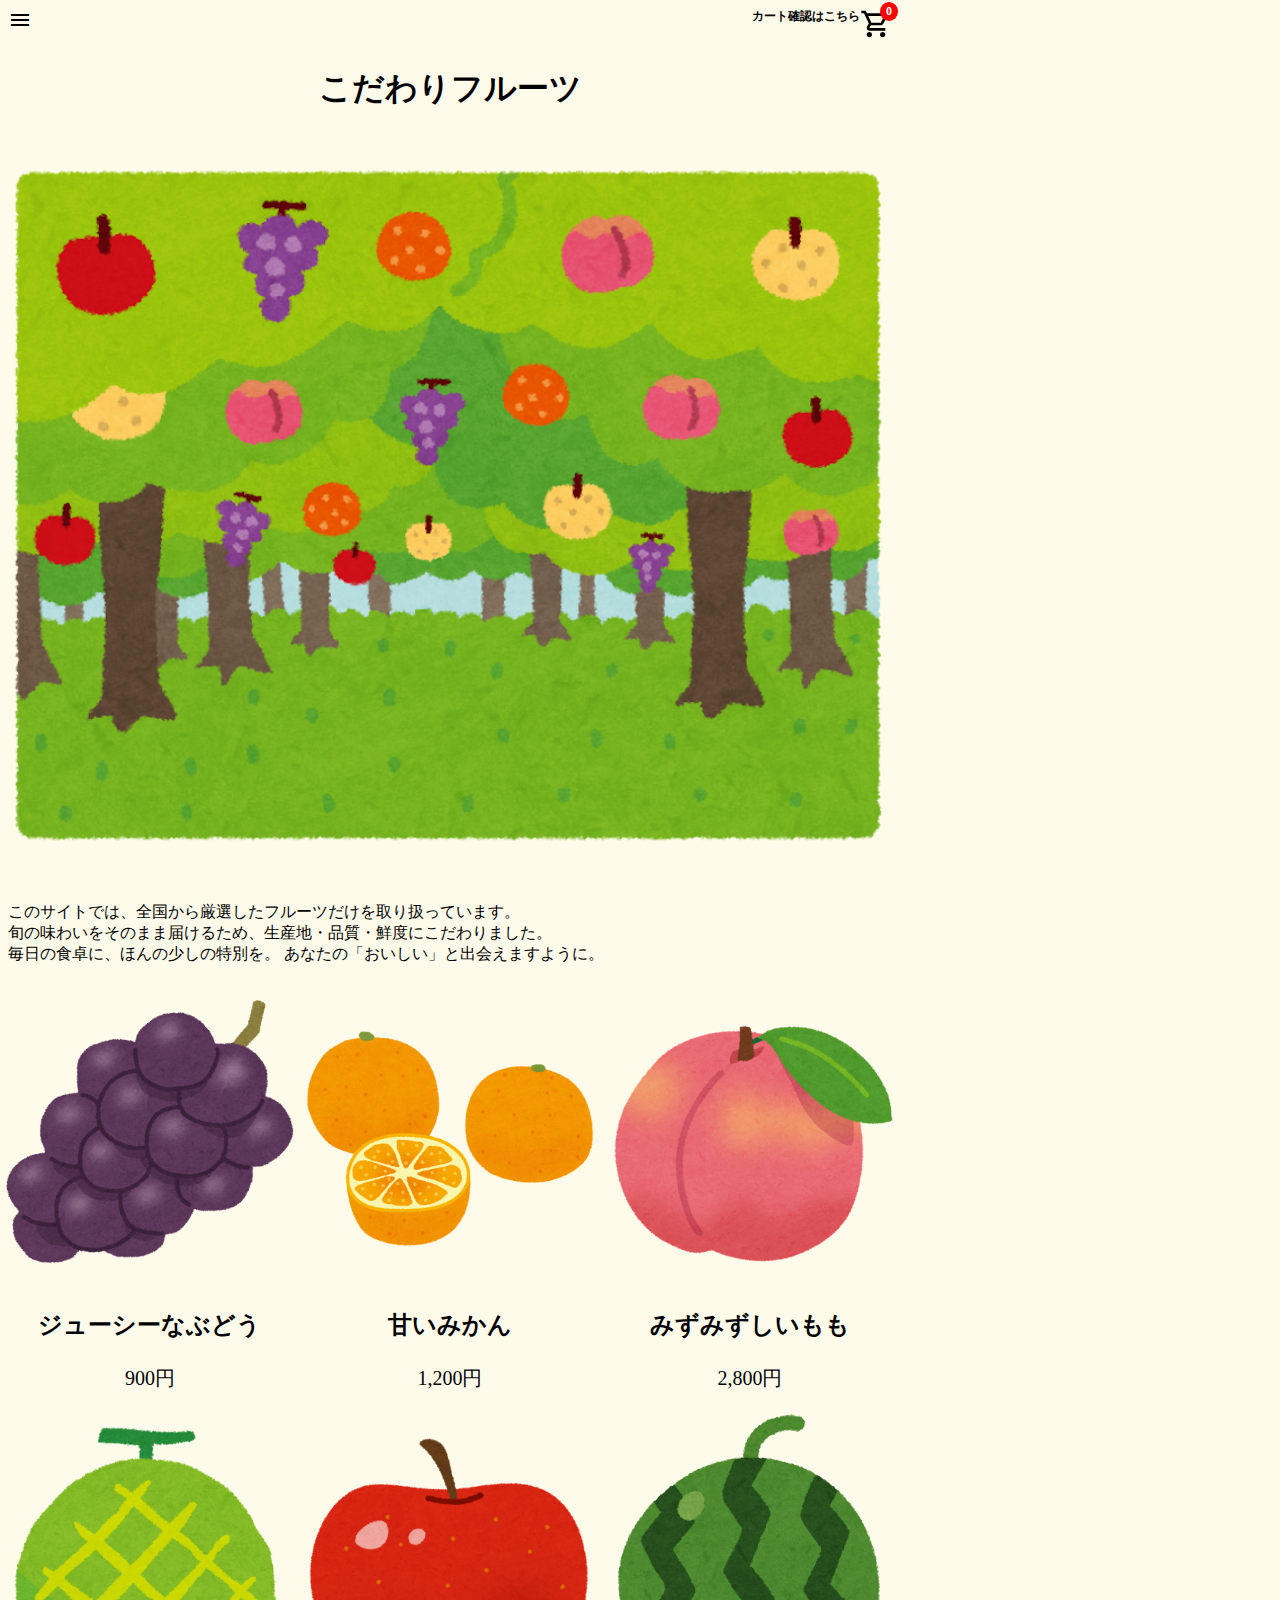
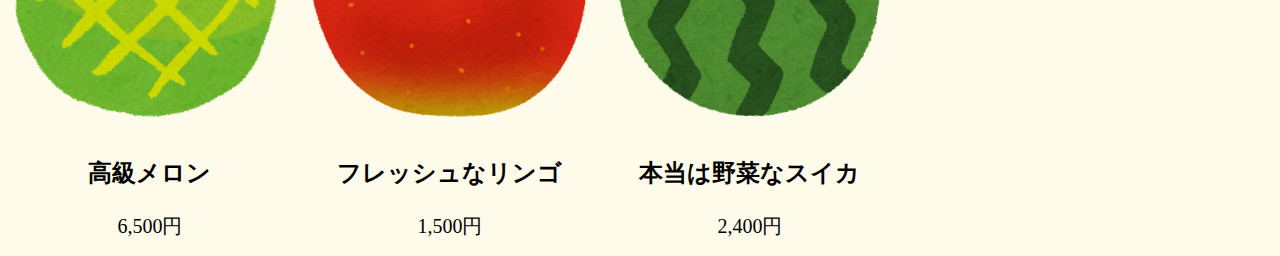
<file: index.html>
<!DOCTYPE html>
<html lang="ja">

<head>
  <meta charset="UTF-8">
  <meta name="viewport" content="width=device-width, initial-scale=1.0">
  <title>果物の通販サイト</title>
  <link rel="stylesheet" href="css\style.css">
  <link rel="stylesheet" href="css\carticon.css">
  <link rel="stylesheet" href="css\hamburgermenu.css">
</head>

<body>
  <div class="header">
    <div>
      <link rel="stylesheet" href="https://fonts.googleapis.com/css2?family=Material+Symbols+Outlined" />

      <button id="menu-btn" class="menu-btn">
        <span class="material-symbols-outlined">menu</span>
      </button>

      <nav id="menu-panel" class="menu-panel">
        <ul>
          <li><a href="index.html">ホーム</a></li>
          <li><a href="cart-page.html">カート</a></li>
          <li><a href="contact.html">お問い合わせ</a></li>
        </ul>
      </nav>
    </div>

    <div class="cart">
      <p class="cart-confirmation">カート確認はこちら</p>
      <span id="cart-count">0</span>
      <a href="cart-page.html">
        <svg xmlns="http://www.w3.org/2000/svg" height="32px" viewBox="0 -960 960 960" width="32px" fill="#000000">
          <path
            d="M280-80q-33 0-56.5-23.5T200-160q0-33 23.5-56.5T280-240q33 0 56.5 23.5T360-160q0 33-23.5 56.5T280-80Zm400 0q-33 0-56.5-23.5T600-160q0-33 23.5-56.5T680-240q33 0 56.5 23.5T760-160q0 33-23.5 56.5T680-80ZM246-720l96 200h280l110-200H246Zm-38-80h590q23 0 35 20.5t1 41.5L692-482q-11 20-29.5 31T622-440H324l-44 80h480v80H280q-45 0-68-39.5t-2-78.5l54-98-144-304H40v-80h130l38 80Zm134 280h280-280Z" />
        </svg></a>
    </div>
  </div>

  <h1>こだわりフルーツ</h1>

  <img src="photo\kajuen_mix.png" alt="果樹園">

  <p class="explanation">このサイトでは、全国から厳選したフルーツだけを取り扱っています。<br>
    旬の味わいをそのまま届けるため、生産地・品質・鮮度にこだわりました。<br>
    毎日の食卓に、ほんの少しの特別を。
    あなたの「おいしい」と出会えますように。</p>

  <ul class="fruit-ul">
    <li class="fruit-li">
      <a href="grape.html"><img src="photo\fruit_budou_kyohou.png" alt="ぶどう"></a>
      <h3>ジューシーなぶどう</h3>
      <p><span class="price">900円</span></p>
    </li>

    <li class="fruit-li">
      <a href="orange.html">
        <img src="photo\fruit_mikan_set.png" alt="みかん"></a>
      <h3>甘いみかん</h3>
      <p><span class="price">1,200円</span></p>
    </li>

    <li class="fruit-li">
      <a href="peach.html">
        <img src="photo\fruit_momo.png" alt="もも"></a>
      <h3>みずみずしいもも</h3>
      <p><span class="price">2,800円</span></p>
    </li>

    <li class="fruit-li">
      <a href="melon.html">
        <img src="photo\fruit_melon.png" alt="メロン"></a>
      <h3>高級メロン</h3>
      <p><span class="price">6,500円</span></p>
    </li>

    <li class="fruit-li">
      <a href="apple.html">
        <img src="photo\fruit_ringo.png" alt="リンゴ"></a>
      <h3>フレッシュなリンゴ</h3>
      <p><span class="price">1,500円</span></p>
    </li>

    <li class="fruit-li">
      <a href="suika.html">
        <img src="photo\fruit_suika_kodama.png" alt="スイカ"></a>
      <h3>本当は野菜なスイカ</h3>
      <p><span class="price">2,400円</span></p>
    </li>
  </ul>

  <script src="js\main.js"></script>
  <script src="js\hamburgermenu.js"></script>
</body>

</html>
</file>
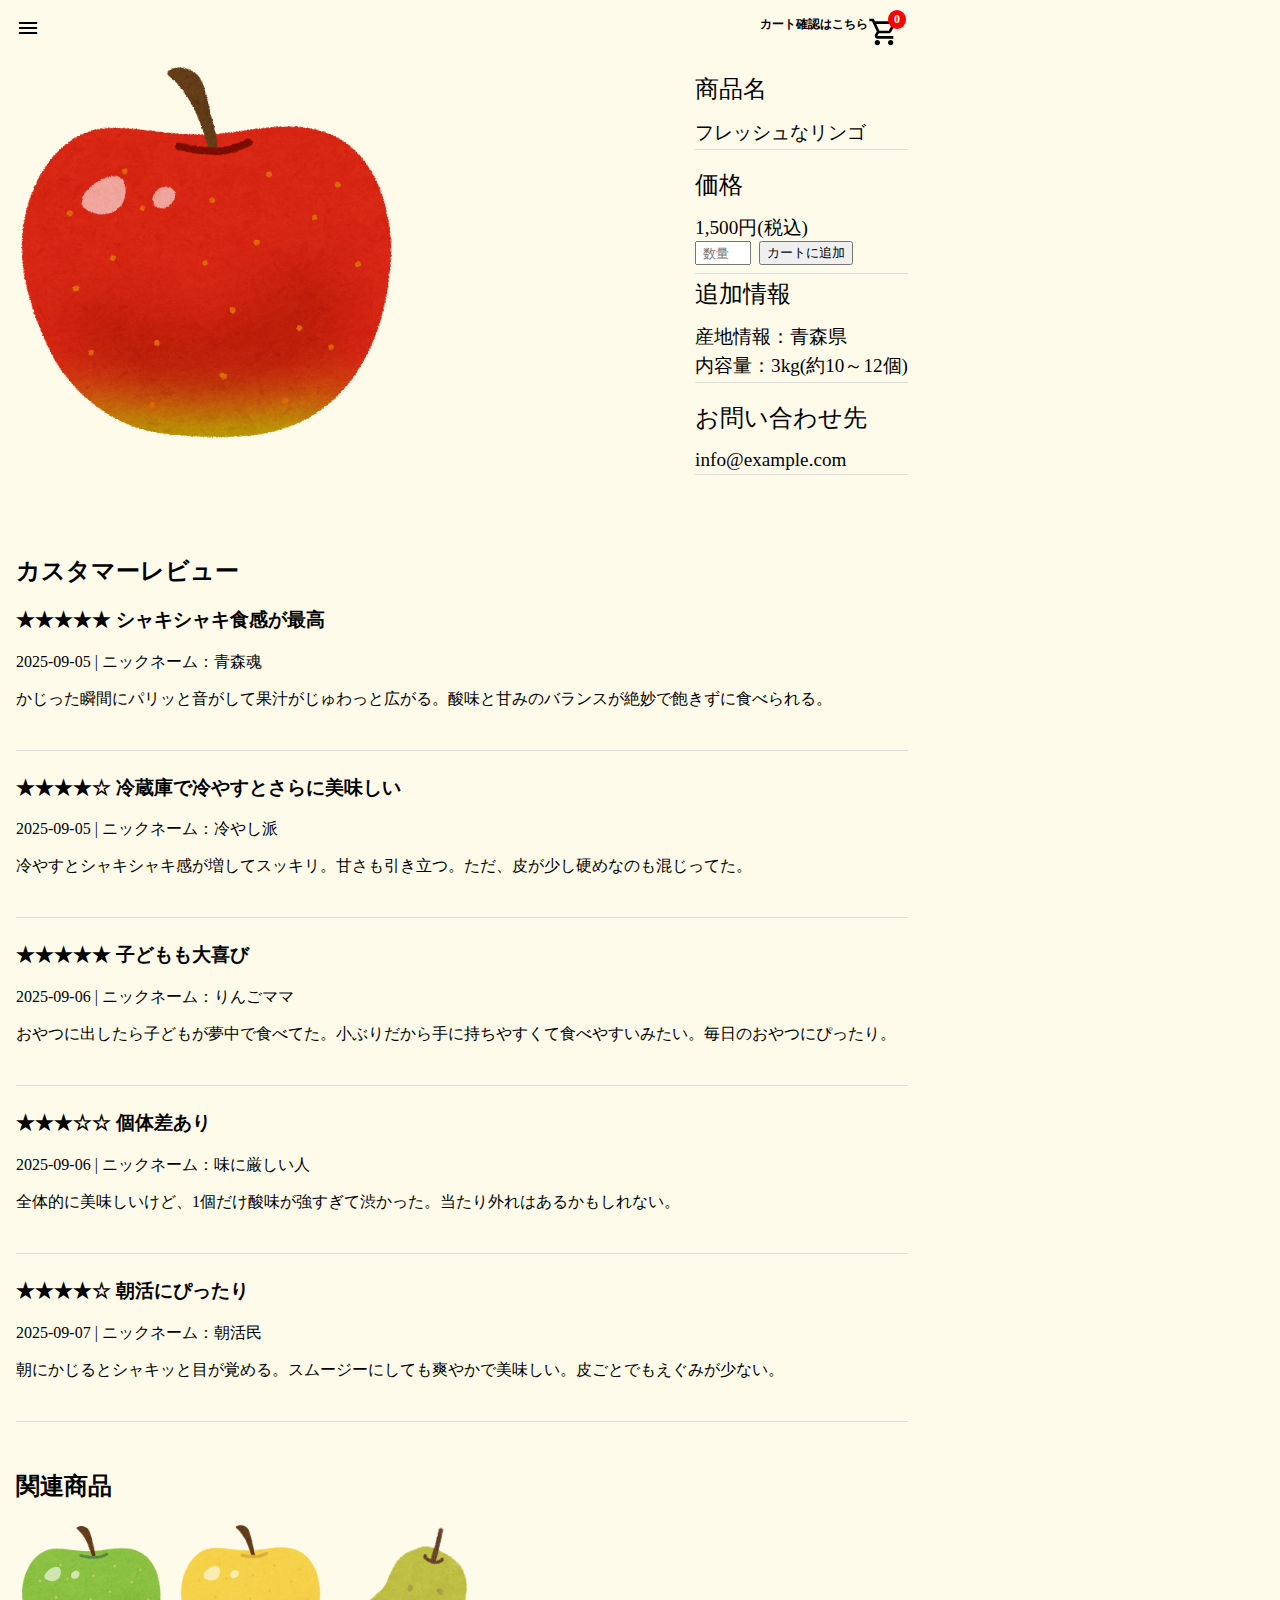
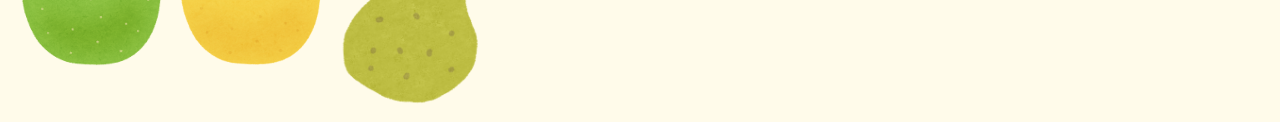
<file: apple.html>
<!DOCTYPE html>
<html lang="ja">

<head>
  <meta charset="UTF-8">
  <meta name="viewport" content="width=device-width, initial-scale=1.0">
  <title>フレッシュなリンゴ</title>
  <link rel="stylesheet" href="css\product.css">
  <link rel="stylesheet" href="css\carticon.css">
  <link rel="stylesheet" href="css\hamburgermenu.css">
</head>

<body>
  <div class="header">
    <div>
      <link rel="stylesheet" href="https://fonts.googleapis.com/css2?family=Material+Symbols+Outlined" />

      <button id="menu-btn" class="menu-btn">
        <span class="material-symbols-outlined">menu</span>
      </button>

      <nav id="menu-panel" class="menu-panel">
        <ul>
          <li><a href="index.html">ホーム</a></li>
          <li><a href="cart-page.html">カート</a></li>
          <li><a href="contact.html">お問い合わせ</a></li>
        </ul>
      </nav>
    </div>
    <div class="cart">
      <p class="cart-confirmation">カート確認はこちら</p>
      <span id="cart-count">0</span>
      <a href="cart-page.html">
        <svg xmlns="http://www.w3.org/2000/svg" height="32px" viewBox="0 -960 960 960" width="32px" fill="#000000">
          <path
            d="M280-80q-33 0-56.5-23.5T200-160q0-33 23.5-56.5T280-240q33 0 56.5 23.5T360-160q0 33-23.5 56.5T280-80Zm400 0q-33 0-56.5-23.5T600-160q0-33 23.5-56.5T680-240q33 0 56.5 23.5T760-160q0 33-23.5 56.5T680-80ZM246-720l96 200h280l110-200H246Zm-38-80h590q23 0 35 20.5t1 41.5L692-482q-11 20-29.5 31T622-440H324l-44 80h480v80H280q-45 0-68-39.5t-2-78.5l54-98-144-304H40v-80h130l38 80Zm134 280h280-280Z" />
        </svg></a>
    </div>
  </div>
  <div class="container">
    <img src="photo\fruit_ringo.png" alt="リンゴ">

    <dl>
      <dt>商品名</dt>
      <dd>フレッシュなリンゴ</dd>

      <dt>価格</dt>
      <dd class="extra">1,500円(税込)</dd>
      <div class="quantity-box">
        <input type="number" name="quantity" id="quantity" min="0" placeholder="数量">
        <button id="add-to-cart" data-id="apple">カートに追加</button>
      </div>
      <dt>追加情報</dt>
      <dd class="extra">産地情報：青森県</dd>
      <dd>内容量：3kg(約10～12個)</dd>

      <dt>お問い合わせ先</dt>
      <dd>info@example.com</dd>
    </dl>
  </div>

  <!-- 全てchatGPTが考えたダミーレビュー -->
  <section class="reviews">
    <h2>カスタマーレビュー</h2>
    <article class="review">
      <header>
        <h3>★★★★★ シャキシャキ食感が最高</h3>
        <p>2025-09-05 | ニックネーム：青森魂</p>
      </header>
      <p>かじった瞬間にパリッと音がして果汁がじゅわっと広がる。酸味と甘みのバランスが絶妙で飽きずに食べられる。</p>
    </article>

    <article class="review">
      <header>
        <h3>★★★★☆ 冷蔵庫で冷やすとさらに美味しい</h3>
        <p>2025-09-05 | ニックネーム：冷やし派</p>
      </header>
      <p>冷やすとシャキシャキ感が増してスッキリ。甘さも引き立つ。ただ、皮が少し硬めなのも混じってた。</p>
    </article>

    <article class="review">
      <header>
        <h3>★★★★★ 子どもも大喜び</h3>
        <p>2025-09-06 | ニックネーム：りんごママ</p>
      </header>
      <p>おやつに出したら子どもが夢中で食べてた。小ぶりだから手に持ちやすくて食べやすいみたい。毎日のおやつにぴったり。</p>
    </article>

    <article class="review">
      <header>
        <h3>★★★☆☆ 個体差あり</h3>
        <p>2025-09-06 | ニックネーム：味に厳しい人</p>
      </header>
      <p>全体的に美味しいけど、1個だけ酸味が強すぎて渋かった。当たり外れはあるかもしれない。</p>
    </article>

    <article class="review">
      <header>
        <h3>★★★★☆ 朝活にぴったり</h3>
        <p>2025-09-07 | ニックネーム：朝活民</p>
      </header>
      <p>朝にかじるとシャキッと目が覚める。スムージーにしても爽やかで美味しい。皮ごとでもえぐみが少ない。</p>
    </article>
  </section>


  <!-- ダミー -->
  <h2>関連商品</h2>
  <ul class="related-products">
    <li> <img src="photo\fruit_ao_ringo.png" alt="青りんご">
    </li>
    <li> <img src="photo\fruit_apple_yellow.png" alt="黄色いリンゴ">
    </li>
    <li> <img src="photo\fruit_younashi.png" alt="洋梨">
    </li>
  </ul>
  <script src="js\main.js"></script>
  <script src="js\hamburgermenu.js"></script>
</body>

</html>
</file>
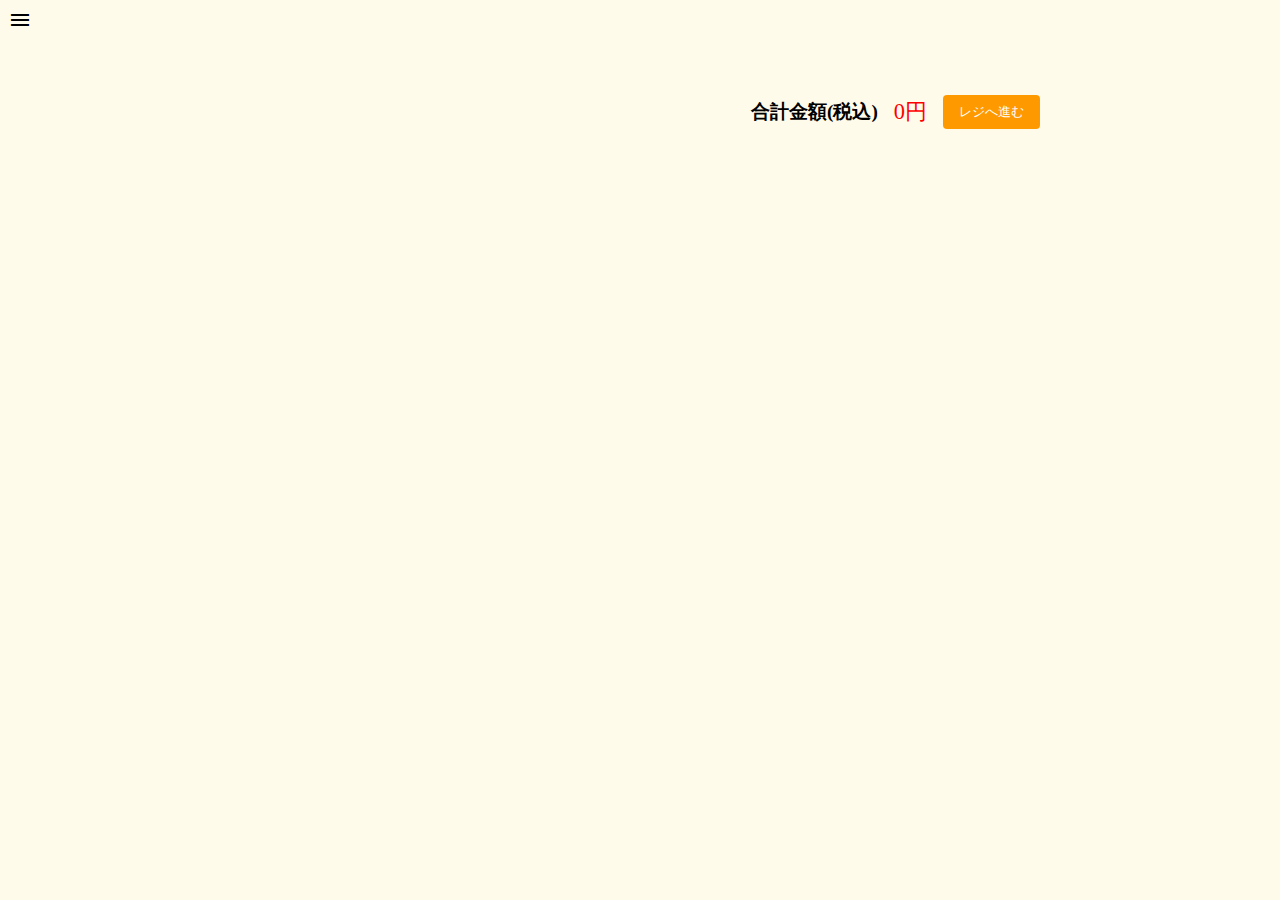
<file: cart-page.html>
<!DOCTYPE html>
<html lang="ja">

<head>
  <meta charset="UTF-8">
  <meta name="viewport" content="width=device-width, initial-scale=1.0">
  <title>マイカート</title>
  <link rel="stylesheet" href="css\cart.css">
  <link rel="stylesheet" href="css\hamburgermenu.css">
</head>

<body>
  <div class="cart-icon">
    <link rel="stylesheet" href="https://fonts.googleapis.com/css2?family=Material+Symbols+Outlined" />

    <button id="menu-btn" class="menu-btn">
      <span class="material-symbols-outlined">menu</span>
    </button>

    <nav id="menu-panel" class="menu-panel">
      <ul>
        <li><a href="index.html">ホーム</a></li>
        <li><a href="cart-page.html">カート</a></li>
        <li><a href="contact.html">お問い合わせ</a></li>
      </ul>
    </nav>
  </div>
  
  <div class="cart-container">
    <section class="cart-summary">
      <h2>合計金額(税込)</h2>
      <p id="total-price">0円</p>
      <button class="checkout-btn">レジへ進む</button> <!-- ダミーアイコン -->
    </section>

    <ul id="item"></ul>
  </div>
  <script type="module" src="js/cart.js"></script>
  <script src="js/hamburgermenu.js"></script>
</body>

</html>
</file>
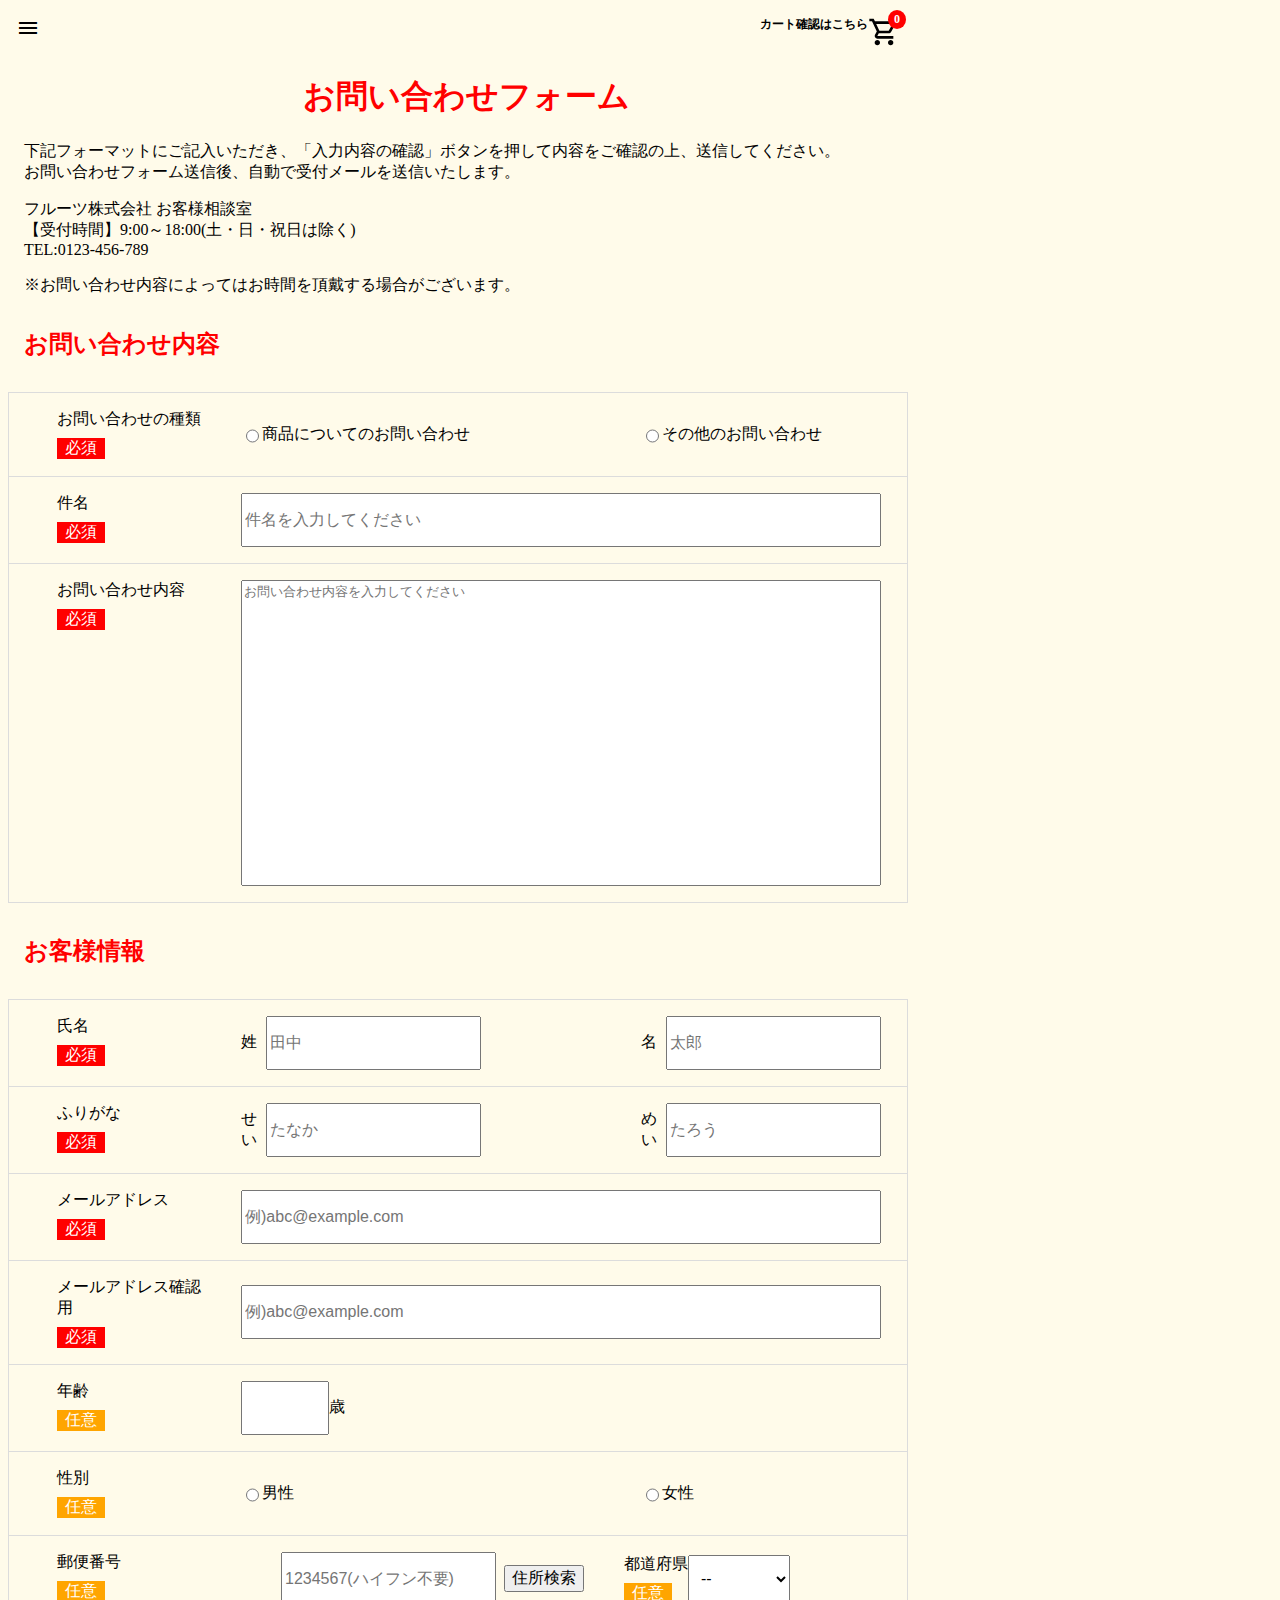
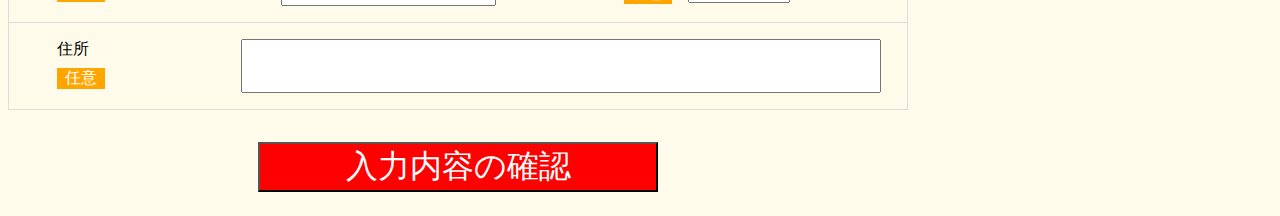
<file: contact.html>
<!DOCTYPE html>
<html lang="ja">

<head>
  <meta charset="UTF-8">
  <meta name="viewport" content="width=device-width, initial-scale=1.0">
  <title>お問い合わせ</title>
  <link rel="stylesheet" href="css\contact.css">
  <link rel="stylesheet" href="css\hamburgermenu.css">
  <link rel="stylesheet" href="css\carticon.css">
</head>

<body>
  <div class="header">
    <div>
      <link rel="stylesheet" href="https://fonts.googleapis.com/css2?family=Material+Symbols+Outlined" />

      <button id="menu-btn" class="menu-btn">
        <span class="material-symbols-outlined">menu</span>
      </button>

      <nav id="menu-panel" class="menu-panel">
        <ul>
          <li><a href="index.html">ホーム</a></li>
          <li><a href="cart-page.html">カート</a></li>
          <li><a href="contact.html">お問い合わせ</a></li>
        </ul>
      </nav>
    </div>

    <div class="cart">
      <p class="cart-confirmation">カート確認はこちら</p>
      <span id="cart-count">0</span>
      <a href="cart-page.html">
        <svg xmlns="http://www.w3.org/2000/svg" height="32px" viewBox="0 -960 960 960" width="32px" fill="#000000">
          <path
            d="M280-80q-33 0-56.5-23.5T200-160q0-33 23.5-56.5T280-240q33 0 56.5 23.5T360-160q0 33-23.5 56.5T280-80Zm400 0q-33 0-56.5-23.5T600-160q0-33 23.5-56.5T680-240q33 0 56.5 23.5T760-160q0 33-23.5 56.5T680-80ZM246-720l96 200h280l110-200H246Zm-38-80h590q23 0 35 20.5t1 41.5L692-482q-11 20-29.5 31T622-440H324l-44 80h480v80H280q-45 0-68-39.5t-2-78.5l54-98-144-304H40v-80h130l38 80Zm134 280h280-280Z" />
        </svg></a>
    </div>
  </div>

  <section>
    <h1>お問い合わせフォーム</h1>
    <p>下記フォーマットにご記入いただき、「入力内容の確認」ボタンを押して内容をご確認の上、送信してください。<br>
      お問い合わせフォーム送信後、自動で受付メールを送信いたします。
    </p>
    <p>フルーツ株式会社 お客様相談室
      <br>【受付時間】9:00～18:00(土・日・祝日は除く)
      <br>TEL:0123-456-789
    </p>
    <p>※お問い合わせ内容によってはお時間を頂戴する場合がございます。</p>
  </section>



  <div class="container">
    <h2>お問い合わせ内容</h2>
    <div class="inquiry-container" id="extra">
      <ul class="inquiry-title">
        <li>お問い合わせの種類</li>
        <li class="required">必須</li>
      </ul>

      <ul class="inquiry">
        <li class="inquiry-item"><input type="radio" name="inquiry">商品についてのお問い合わせ</li>
        <li class="inquiry-item"><input type="radio" name="inquiry">その他のお問い合わせ</li>
      </ul>
    </div>

    <div class="inquiry-container">
      <ul class="inquiry-title">
        <li>件名</li>
        <li class="required">必須</li>
      </ul>

      <ul class="inquiry">
        <li class="inquiry-forms"><input type="text" class="form-input" placeholder="件名を入力してください"></li>
      </ul>
    </div>



    <div class="inquiry-container">
      <ul class="inquiry-title">
        <li>お問い合わせ内容</li>
        <li class="required">必須</li>
      </ul>

      <ul class="inquiry">
        <li class="inquiry-forms">
          <textarea name="inquiry" id="inquiry-details" placeholder="お問い合わせ内容を入力してください"></textarea>
        </li>
      </ul>
    </div>

    <h2>お客様情報</h2>

    <div class="inquiry-container" id="extra">
      <ul class="inquiry-title">
        <li>氏名</li>
        <li class="required">必須</li>
      </ul>
      <ul class="inquiry">
        <li class="inquiry-item">
          <p class="text">姓</p><input type="text" placeholder="田中">
        </li>
        <li class="inquiry-item">
          <p class="text">名</p><input type="text" placeholder="太郎">
        </li>
      </ul>
    </div>

    <div class="inquiry-container">
      <ul class="inquiry-title">
        <li>ふりがな</li>
        <li class="required">必須</li>
      </ul>
      <ul class="inquiry">
        <li class="inquiry-item">
          <p class="text">せい</p><input type="text" placeholder="たなか">
        </li>
        <li class="inquiry-item">
          <p class="text">めい</p><input type="text" placeholder="たろう">
        </li>
      </ul>
    </div>

    <div class="inquiry-container">
      <ul class="inquiry-title">
        <li>メールアドレス</li>
        <li class="required">必須</li>
      </ul>
      <ul class="inquiry">
        <li class="inquiry-forms"><input type="email" class="form-input" placeholder="例)abc@example.com"></li>
      </ul>
    </div>

    <div class="inquiry-container">
      <ul class="inquiry-title">
        <li>メールアドレス確認用</li>
        <li class="required">必須</li>
      </ul>
      <ul class="inquiry">
        <li class="inquiry-forms"><input type="email" class="form-input" placeholder="例)abc@example.com"></li>
      </ul>
    </div>

    <div class="inquiry-container">
      <ul class="inquiry-title">
        <li>年齢</li>
        <li class="any">任意</li>
      </ul>
      <ul class="inquiry">
        <li><input type="text" class="age">歳</li>
      </ul>
    </div>

    <div class="inquiry-container">
      <ul class="inquiry-title">
        <li>性別</li>
        <li class="any">任意</li>
      </ul>
      <ul class="inquiry">
        <li class="inquiry-item"><input type="radio" name="gender" value="male">男性</li>
        <li class="inquiry-item"><input type="radio" name="gender" value="female">女性</li>
      </ul>
    </div>

    <div class="inquiry-container">
      <ul class="inquiry-title">
        <li>郵便番号</li>
        <li class="any">任意</li>
      </ul>

      <ul class="address">
        <li>
          <ul class="post-code">
            <li><input type="text" maxlength="7" pattern="\d{7}" placeholder="1234567(ハイフン不要)"></li>
            <li><button>住所検索</button></li>
          </ul>
        </li>

        <li>
          <ul class="post-code">
            <li>
              <div class="pref-label">
                <p>都道府県</p>

                <span class="any">任意</span>
              </div>
            </li>
            <li>
              <select name="pref" id="pref-input">
                <option value="">--</option>
                <option value="北海道">北海道</option>
                <option value="青森県">青森県</option>
                <option value="岩手県">岩手県</option>
                <option value="宮城県">宮城県</option>
                <option value="秋田県">秋田県</option>
                <option value="山形県">山形県</option>
                <option value="福島県">福島県</option>
                <option value="茨城県">茨城県</option>
                <option value="栃木県">栃木県</option>
                <option value="群馬県">群馬県</option>
                <option value="埼玉県">埼玉県</option>
                <option value="千葉県">千葉県</option>
                <option value="東京都">東京都</option>
                <option value="神奈川県">神奈川県</option>
                <option value="新潟県">新潟県</option>
                <option value="富山県">富山県</option>
                <option value="石川県">石川県</option>
                <option value="福井県">福井県</option>
                <option value="山梨県">山梨県</option>
                <option value="長野県">長野県</option>
                <option value="岐阜県">岐阜県</option>
                <option value="静岡県">静岡県</option>
                <option value="愛知県">愛知県</option>
                <option value="三重県">三重県</option>
                <option value="滋賀県">滋賀県</option>
                <option value="京都府">京都府</option>
                <option value="大阪府">大阪府</option>
                <option value="兵庫県">兵庫県</option>
                <option value="奈良県">奈良県</option>
                <option value="和歌山県">和歌山県</option>
                <option value="鳥取県">鳥取県</option>
                <option value="島根県">島根県</option>
                <option value="岡山県">岡山県</option>
                <option value="広島県">広島県</option>
                <option value="山口県">山口県</option>
                <option value="徳島県">徳島県</option>
                <option value="香川県">香川県</option>
                <option value="愛媛県">愛媛県</option>
                <option value="高知県">高知県</option>
                <option value="福岡県">福岡県</option>
                <option value="佐賀県">佐賀県</option>
                <option value="長崎県">長崎県</option>
                <option value="熊本県">熊本県</option>
                <option value="大分県">大分県</option>
                <option value="宮崎県">宮崎県</option>
                <option value="鹿児島県">鹿児島県</option>
                <option value="沖縄県">沖縄県</option>
              </select>
            </li>
          </ul>
        </li>
      </ul>
    </div>

    <div class="inquiry-container">
      <ul class="inquiry-title">
        <li>住所</li>
        <li class="any">任意</li>
      </ul>
      <ul class="inquiry">
        <li class="inquiry-forms"><input type="text" class="form-input"></li>
      </ul>
    </div>
  </div>

  <div class="confirmation-container">
    <button class="input-content">入力内容の確認</button>
  </div>
  <script src="js\main.js"></script>
  <script src="js/hamburgermenu.js"></script>

</body>

</html>
</file>
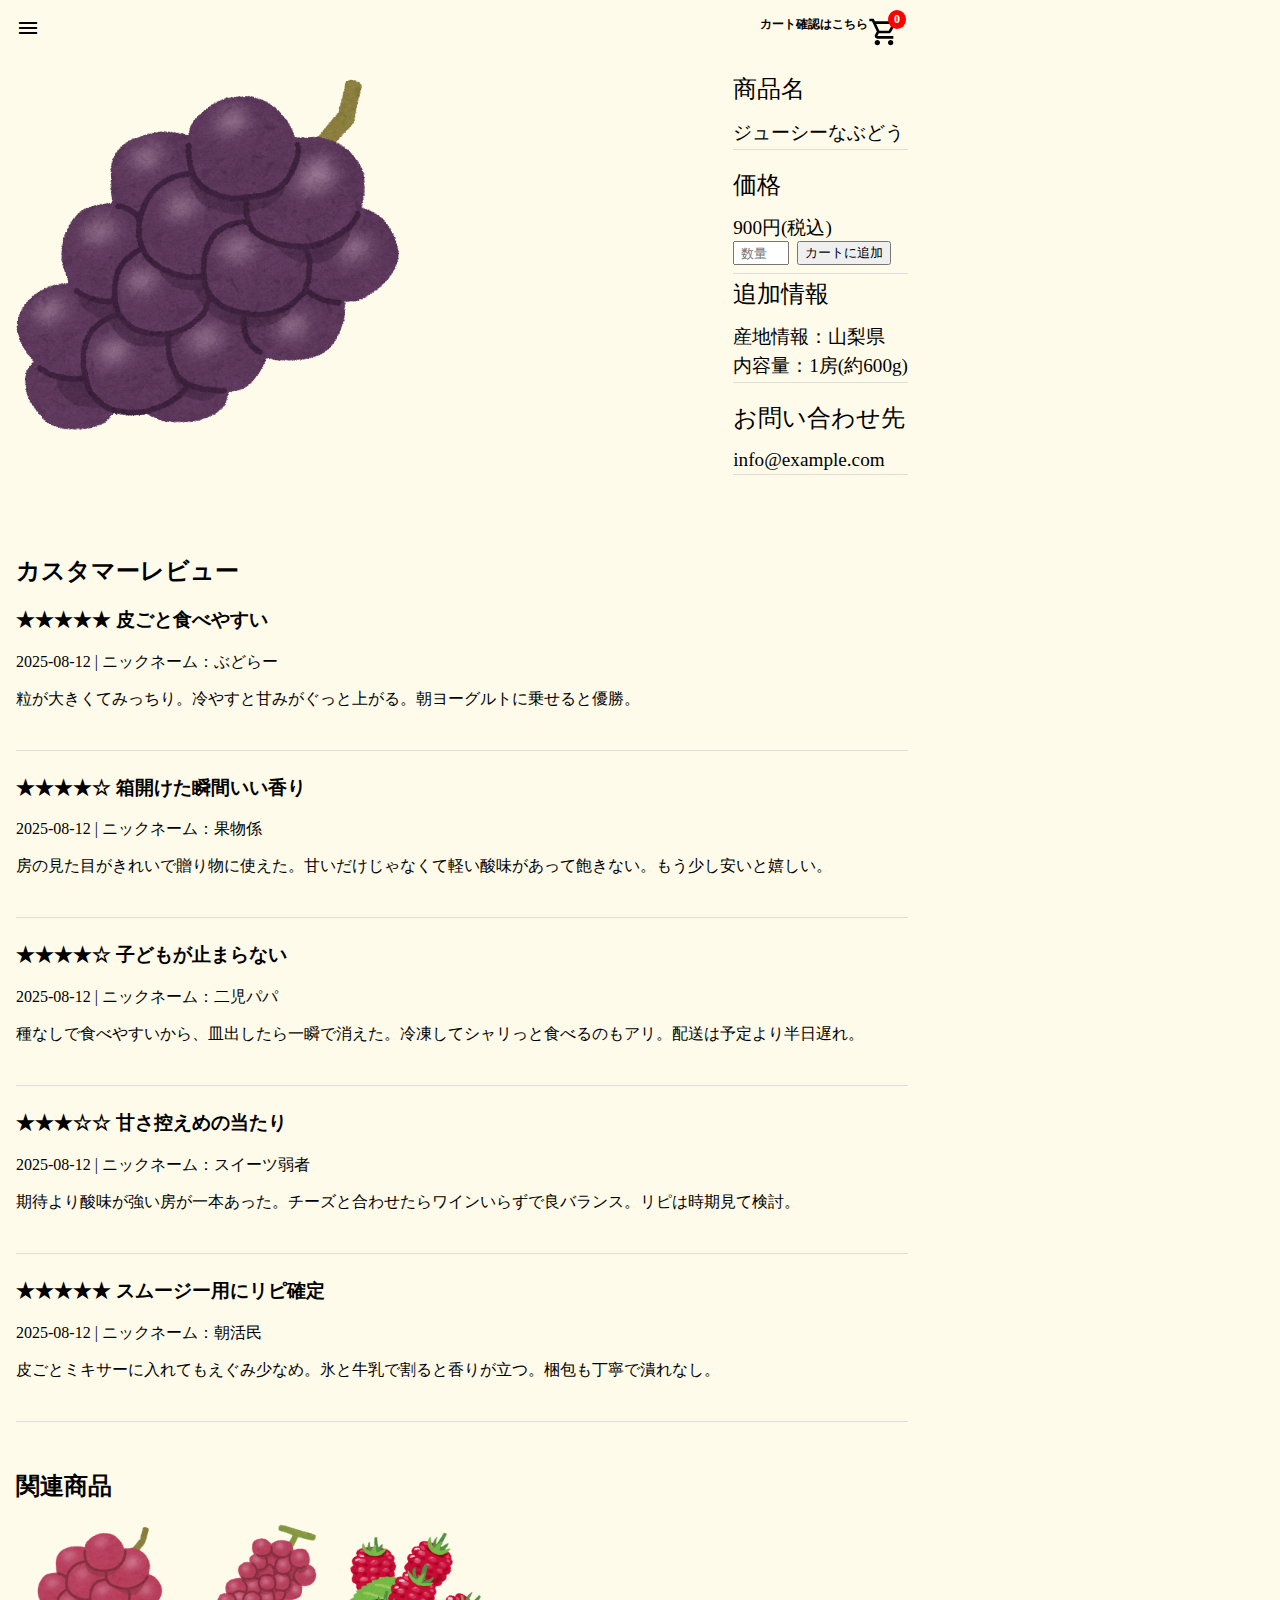
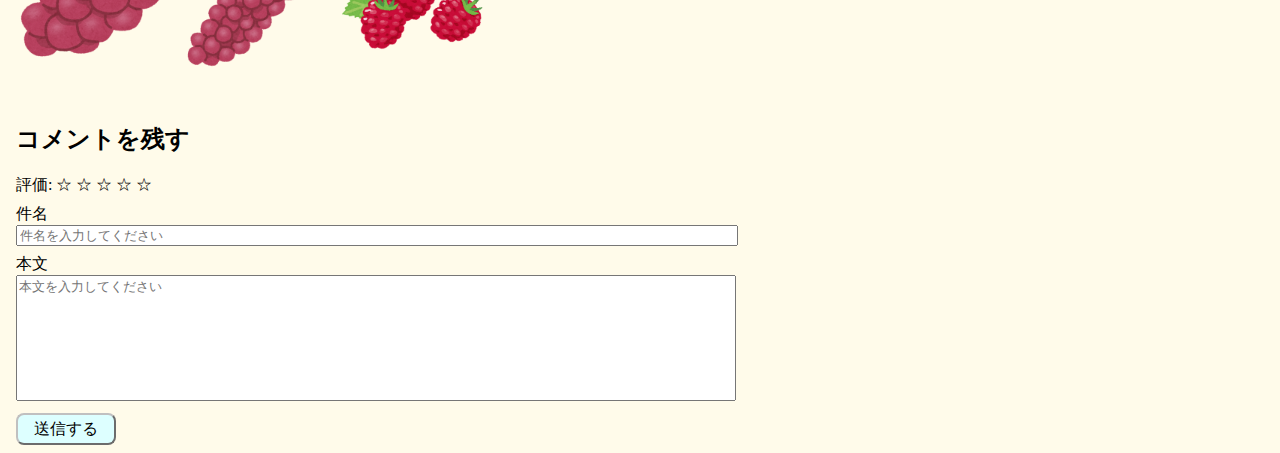
<file: grape.html>
<!DOCTYPE html>
<html lang="ja">

<head>
  <meta charset="UTF-8">
  <meta name="viewport" content="width=device-width, initial-scale=1.0">
  <title>ジューシーなぶどう</title>
  <link rel="stylesheet" href="css\product.css">
  <link rel="stylesheet" href="css\carticon.css">
  <link rel="stylesheet" href="css\hamburgermenu.css">
  <link rel="stylesheet" href="css\comment.css">
</head>

<body>
  <div class="header">
    <div>
      <link rel="stylesheet" href="https://fonts.googleapis.com/css2?family=Material+Symbols+Outlined" />

      <button id="menu-btn" class="menu-btn">
        <span class="material-symbols-outlined">menu</span>
      </button>

      <nav id="menu-panel" class="menu-panel">
        <ul>
          <li><a href="index.html">ホーム</a></li>
          <li><a href="cart-page.html">カート</a></li>
          <li><a href="contact.html">お問い合わせ</a></li>
        </ul>
      </nav>
    </div>
    <div class="cart">
      <p class="cart-confirmation">カート確認はこちら</p>
      <span id="cart-count">0</span>
      <a href="cart-page.html">
        <svg xmlns="http://www.w3.org/2000/svg" height="32px" viewBox="0 -960 960 960" width="32px" fill="#000000">
          <path
            d="M280-80q-33 0-56.5-23.5T200-160q0-33 23.5-56.5T280-240q33 0 56.5 23.5T360-160q0 33-23.5 56.5T280-80Zm400 0q-33 0-56.5-23.5T600-160q0-33 23.5-56.5T680-240q33 0 56.5 23.5T760-160q0 33-23.5 56.5T680-80ZM246-720l96 200h280l110-200H246Zm-38-80h590q23 0 35 20.5t1 41.5L692-482q-11 20-29.5 31T622-440H324l-44 80h480v80H280q-45 0-68-39.5t-2-78.5l54-98-144-304H40v-80h130l38 80Zm134 280h280-280Z" />
        </svg></a>
    </div>
  </div>

  <div class="container">
    <img src="photo\fruit_budou_kyohou.png" alt="ぶどう">

    <dl>
      <dt>商品名</dt>
      <dd>ジューシーなぶどう</dd>

      <dt>価格</dt>
      <dd class="extra">900円(税込)</dd>
      <div class="quantity-box">
        <input type="number" name="quantity" id="quantity" min="0" placeholder="数量">
        <button id="add-to-cart" data-id="grape">カートに追加</button>
      </div>
      <dt>追加情報</dt>
      <dd class="extra">産地情報：山梨県</dd>
      <dd>内容量：1房(約600g)</dd>

      <dt>お問い合わせ先</dt>
      <dd>info@example.com</dd>
    </dl>
  </div>

  <!-- 全てchatGPTが考えたダミーレビュー -->
  <section class="reviews">
    <h2>カスタマーレビュー</h2>
    <article class="review">
      <header>
        <h3>★★★★★ 皮ごと食べやすい</h3>
        <p>2025-08-12 | ニックネーム：ぶどらー</p>
      </header>
      <p>粒が大きくてみっちり。冷やすと甘みがぐっと上がる。朝ヨーグルトに乗せると優勝。</p>
    </article>

    <article class="review">
      <header>
        <h3>★★★★☆ 箱開けた瞬間いい香り</h3>
        <p>2025-08-12 | ニックネーム：果物係</p>
      </header>
      <p>房の見た目がきれいで贈り物に使えた。甘いだけじゃなくて軽い酸味があって飽きない。もう少し安いと嬉しい。</p>
    </article>

    <article class="review">
      <header>
        <h3>★★★★☆ 子どもが止まらない</h3>
        <p>2025-08-12 | ニックネーム：二児パパ</p>
      </header>
      <p>種なしで食べやすいから、皿出したら一瞬で消えた。冷凍してシャリっと食べるのもアリ。配送は予定より半日遅れ。</p>
    </article>

    <article class="review">
      <header>
        <h3>★★★☆☆ 甘さ控えめの当たり</h3>
        <p>2025-08-12 | ニックネーム：スイーツ弱者</p>
      </header>
      <p>期待より酸味が強い房が一本あった。チーズと合わせたらワインいらずで良バランス。リピは時期見て検討。</p>
    </article>

    <article class="review">
      <header>
        <h3>★★★★★ スムージー用にリピ確定</h3>
        <p>2025-08-12 | ニックネーム：朝活民</p>
      </header>
      <p>皮ごとミキサーに入れてもえぐみ少なめ。氷と牛乳で割ると香りが立つ。梱包も丁寧で潰れなし。</p>
    </article>
  </section>


  <!-- ダミー -->
  <h2>関連商品</h2>
  <ul class="related-products">
    <li> <img src="photo\fruit_grape_gorby.png" alt="グレープ">
    </li>
    <li> <img src="photo\fruit_grape_kousyu.png" alt="小粒ぶどう">
    </li>
    <li> <img src="photo\fruit_raspberry_heta.png" alt="ベリー">
    </li>
  </ul>

  <h2>コメントを残す</h2>
  <div class="comment-container">
    <form class="rating">
      <p>評価:</p>
      <input type="radio" id="star1" name="rating" value="1" class="rating-level">
      <label for="star1">☆</label>
      <input type="radio" id="star2" name="rating" value="2" class="rating-level">
      <label for="star2">☆</label>
      <input type="radio" id="star3" name="rating" value="3" class="rating-level">
      <label for="star3">☆</label>
      <input type="radio" id="star4" name="rating" value="4" class="rating-level">
      <label for="star4">☆</label>
      <input type="radio" id="star5" name="rating" value="5" class="rating-level">
      <label for="star5">☆</label>
    </form>

    <ul class="comment">
      <li>
        <p>件名</p><input type="text" placeholder="件名を入力してください">
      </li>
      <li>
        <p>本文</p><textarea name="comment" id="comment" placeholder="本文を入力してください"></textarea>
      </li>
    </ul>

    <button class="comment-btn">送信する</button>
  </div>


  <script type="module" src="js\main.js"></script>
  <script src="js\hamburgermenu.js"></script>
  <script src="js/comment.js"></script>
</body>

</html>
</file>
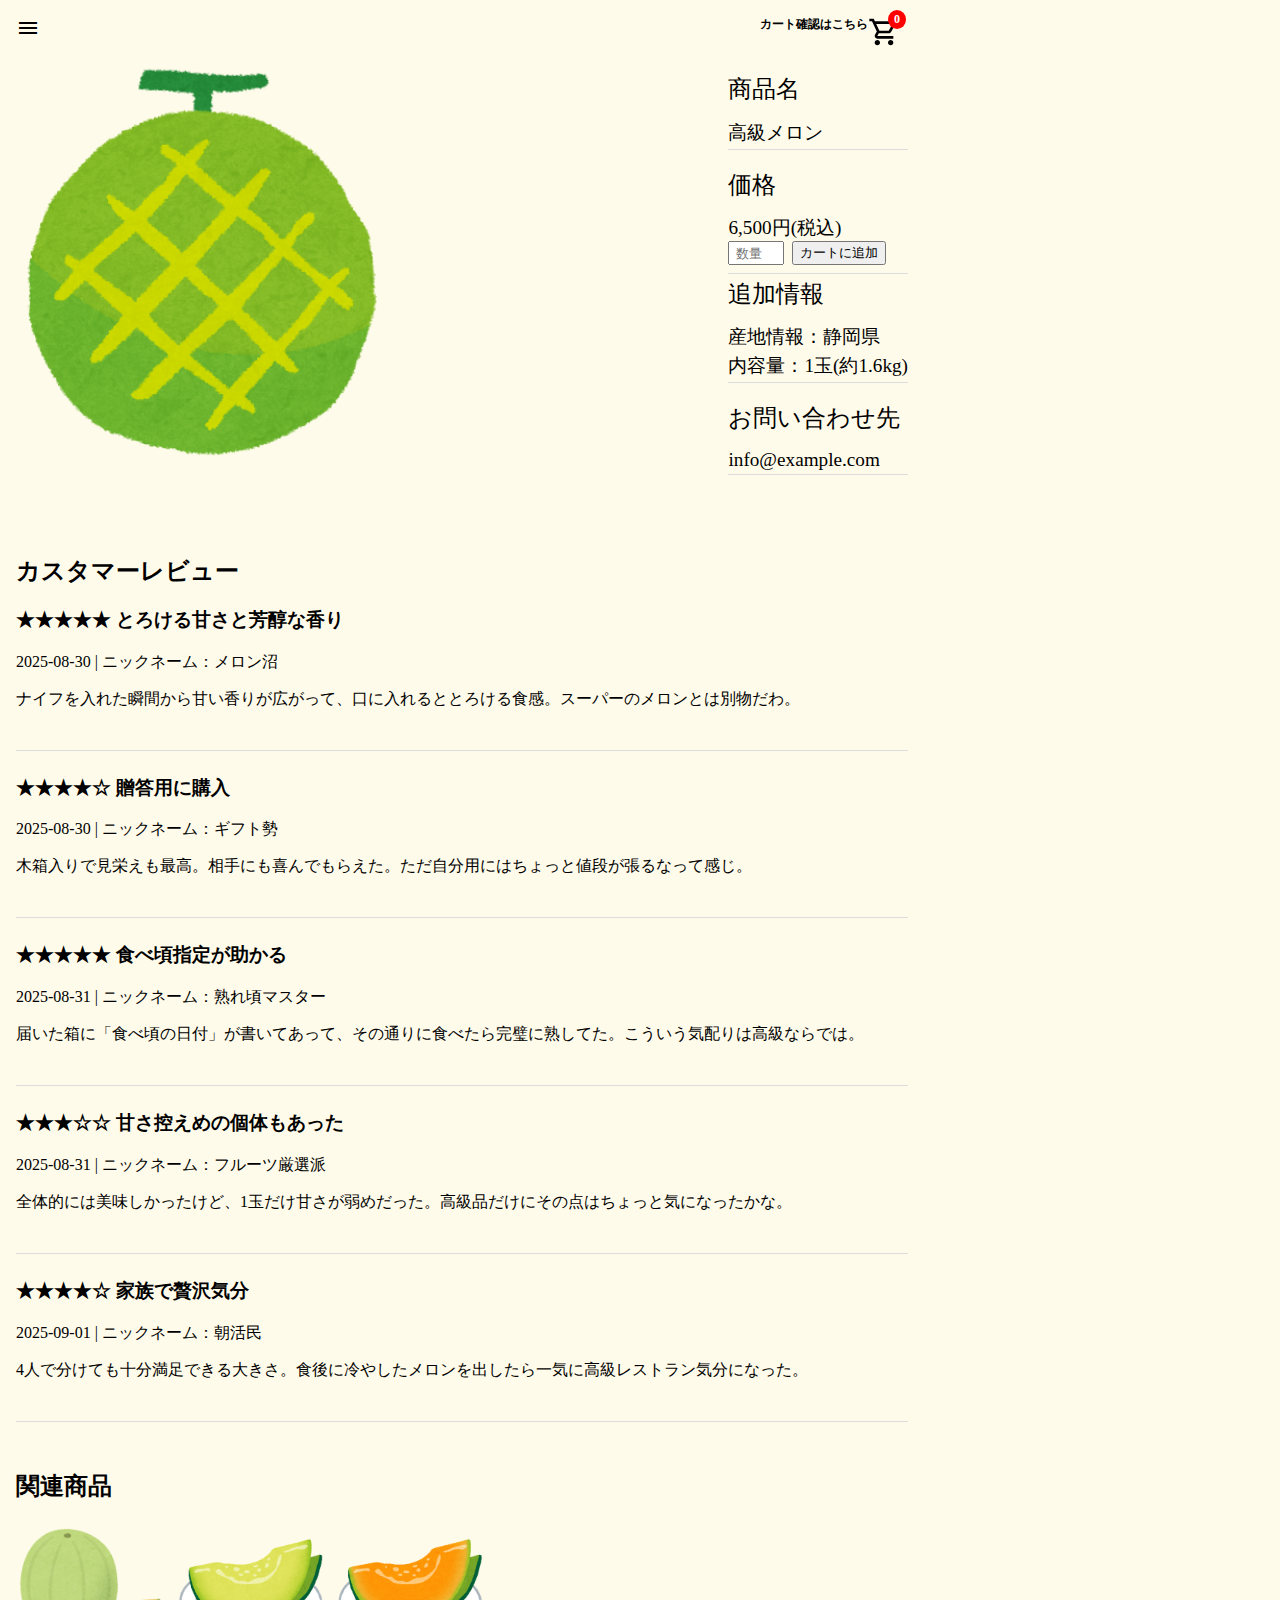
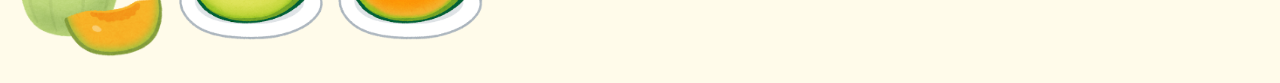
<file: melon.html>
<!DOCTYPE html>
<html lang="ja">

<head>
  <meta charset="UTF-8">
  <meta name="viewport" content="width=device-width, initial-scale=1.0">
  <title>高級メロン</title>
  <link rel="stylesheet" href="css\product.css">
  <link rel="stylesheet" href="css\carticon.css">
  <link rel="stylesheet" href="css\hamburgermenu.css">
</head>

<body>
  <div class="header">
    <div>
      <link rel="stylesheet" href="https://fonts.googleapis.com/css2?family=Material+Symbols+Outlined" />

      <button id="menu-btn" class="menu-btn">
        <span class="material-symbols-outlined">menu</span>
      </button>

      <nav id="menu-panel" class="menu-panel">
        <ul>
          <li><a href="index.html">ホーム</a></li>
          <li><a href="cart-page.html">カート</a></li>
          <li><a href="contact.html">お問い合わせ</a></li>
        </ul>
      </nav>
    </div>
    <div class="cart">
      <p class="cart-confirmation">カート確認はこちら</p>
      <span id="cart-count">0</span>
      <a href="cart-page.html">
        <svg xmlns="http://www.w3.org/2000/svg" height="32px" viewBox="0 -960 960 960" width="32px" fill="#000000">
          <path
            d="M280-80q-33 0-56.5-23.5T200-160q0-33 23.5-56.5T280-240q33 0 56.5 23.5T360-160q0 33-23.5 56.5T280-80Zm400 0q-33 0-56.5-23.5T600-160q0-33 23.5-56.5T680-240q33 0 56.5 23.5T760-160q0 33-23.5 56.5T680-80ZM246-720l96 200h280l110-200H246Zm-38-80h590q23 0 35 20.5t1 41.5L692-482q-11 20-29.5 31T622-440H324l-44 80h480v80H280q-45 0-68-39.5t-2-78.5l54-98-144-304H40v-80h130l38 80Zm134 280h280-280Z" />
        </svg></a>

    </div>
  </div>
  <div class="container">
    <img src="photo\fruit_melon.png" alt="メロン">

    <dl>
      <dt>商品名</dt>
      <dd>高級メロン</dd>

      <dt>価格</dt>
      <dd class="extra">6,500円(税込)</dd>
      <div class="quantity-box">
        <input type="number" name="quantity" id="quantity" min="0" placeholder="数量">
        <button id="add-to-cart" data-id="melon">カートに追加</button>
      </div>
      <dt>追加情報</dt>
      <dd class="extra">産地情報：静岡県</dd>
      <dd>内容量：1玉(約1.6kg)</dd>

      <dt>お問い合わせ先</dt>
      <dd>info@example.com</dd>
    </dl>
  </div>

  <!-- 全てchatGPTが考えたダミーレビュー -->
  <section class="reviews">
    <h2>カスタマーレビュー</h2>
    <article class="review">
      <header>
        <h3>★★★★★ とろける甘さと芳醇な香り</h3>
        <p>2025-08-30 | ニックネーム：メロン沼</p>
      </header>
      <p>ナイフを入れた瞬間から甘い香りが広がって、口に入れるととろける食感。スーパーのメロンとは別物だわ。</p>
    </article>

    <article class="review">
      <header>
        <h3>★★★★☆ 贈答用に購入</h3>
        <p>2025-08-30 | ニックネーム：ギフト勢</p>
      </header>
      <p>木箱入りで見栄えも最高。相手にも喜んでもらえた。ただ自分用にはちょっと値段が張るなって感じ。</p>
    </article>

    <article class="review">
      <header>
        <h3>★★★★★ 食べ頃指定が助かる</h3>
        <p>2025-08-31 | ニックネーム：熟れ頃マスター</p>
      </header>
      <p>届いた箱に「食べ頃の日付」が書いてあって、その通りに食べたら完璧に熟してた。こういう気配りは高級ならでは。</p>
    </article>

    <article class="review">
      <header>
        <h3>★★★☆☆ 甘さ控えめの個体もあった</h3>
        <p>2025-08-31 | ニックネーム：フルーツ厳選派</p>
      </header>
      <p>全体的には美味しかったけど、1玉だけ甘さが弱めだった。高級品だけにその点はちょっと気になったかな。</p>
    </article>

    <article class="review">
      <header>
        <h3>★★★★☆ 家族で贅沢気分</h3>
        <p>2025-09-01 | ニックネーム：朝活民</p>
      </header>
      <p>4人で分けても十分満足できる大きさ。食後に冷やしたメロンを出したら一気に高級レストラン気分になった。</p>
    </article>
  </section>


  <!-- ダミー -->
  <h2>関連商品</h2>
  <ul class="related-products">
    <li> <img src="photo\fruit_prince_melon.png" alt="プリンスメロン">
    </li>
    <li> <img src="photo\fruit_melon_cut.png" alt="カットメロン">
    </li>
    <li> <img src="photo\fruit_melon_cut_orange.png" alt="赤肉メロン">
    </li>
  </ul>
  <script src="js\main.js"></script>
  <script src="js\hamburgermenu.js"></script>
</body>

</html>
</file>
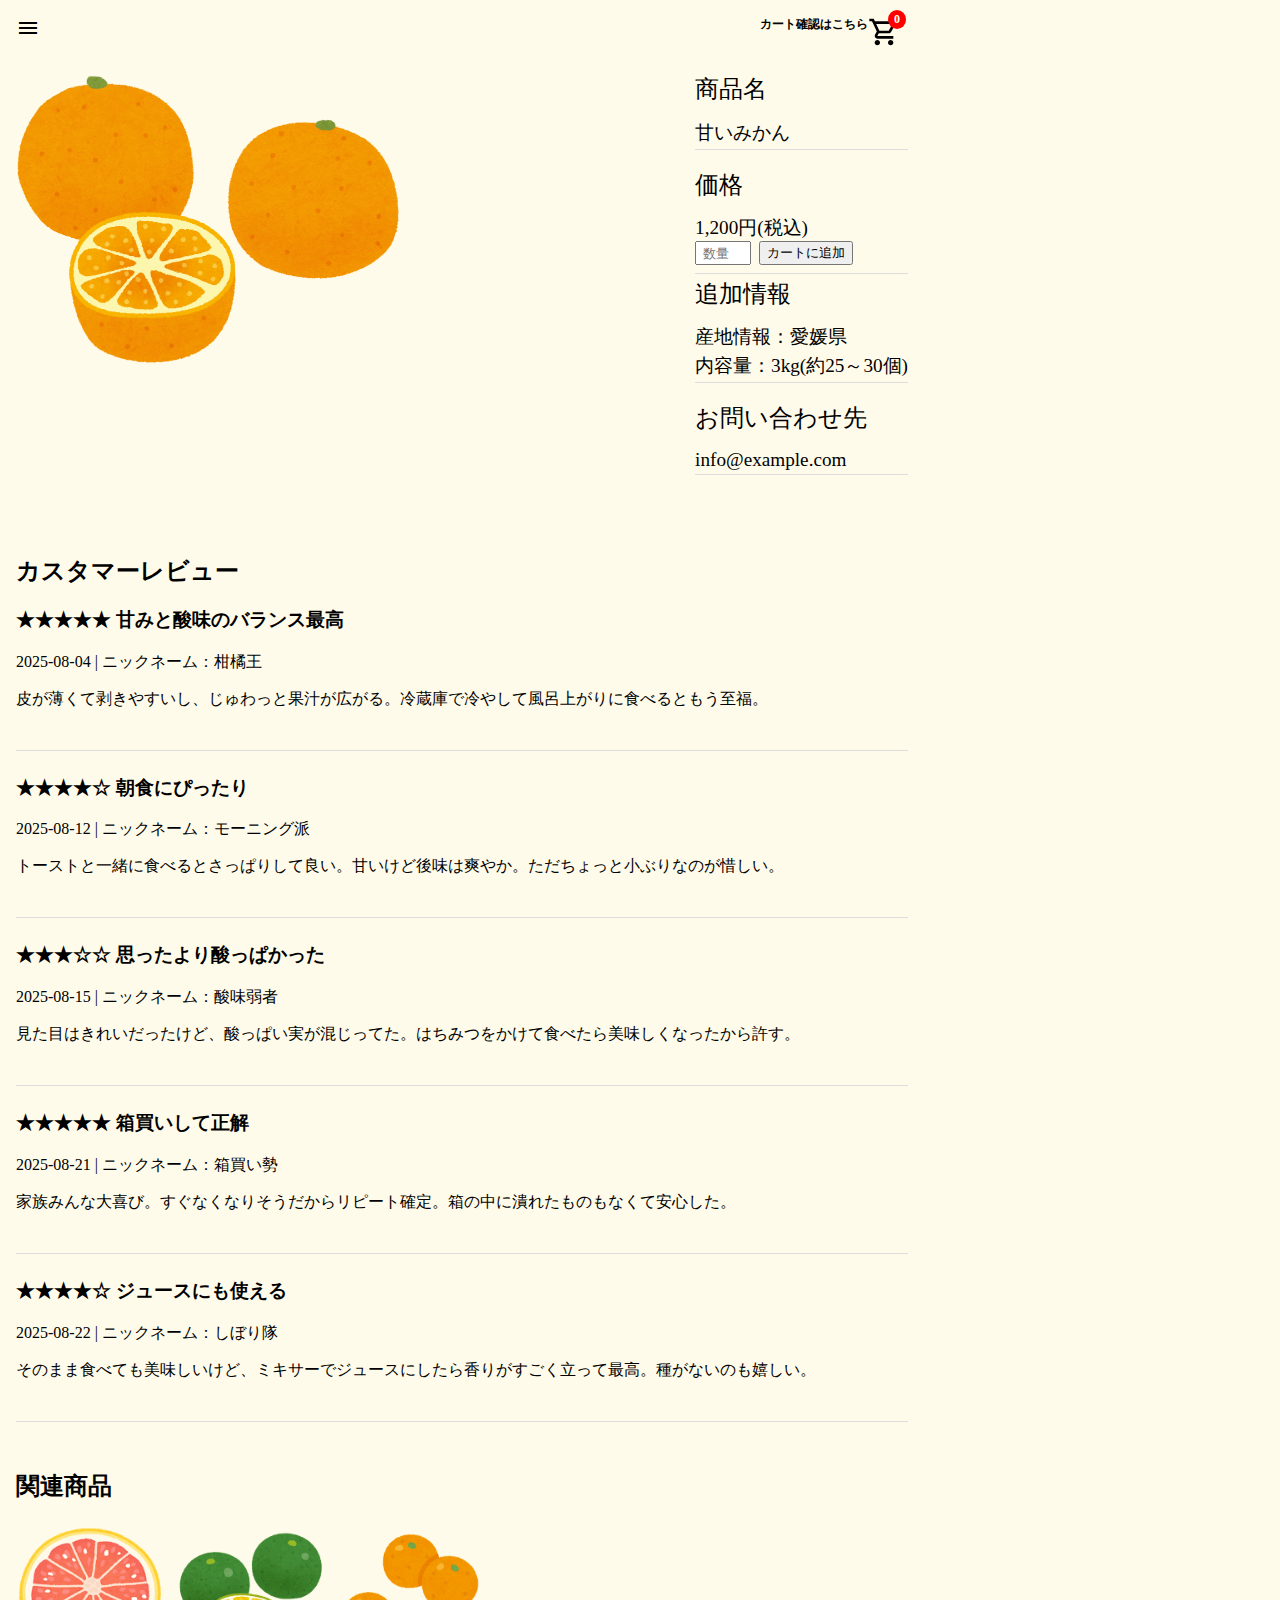
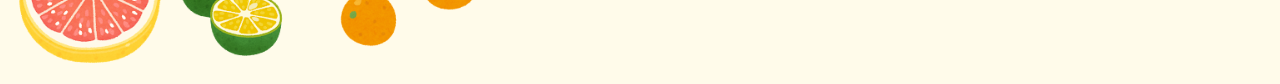
<file: orange.html>
<!DOCTYPE html>
<html lang="ja">

<head>
  <meta charset="UTF-8">
  <meta name="viewport" content="width=device-width, initial-scale=1.0">
  <title>甘いみかん</title>
  <link rel="stylesheet" href="css\product.css">
  <link rel="stylesheet" href="css\carticon.css">
  <link rel="stylesheet" href="css\hamburgermenu.css">
</head>

<body>
  <div class="header">
    <div>
      <link rel="stylesheet" href="https://fonts.googleapis.com/css2?family=Material+Symbols+Outlined" />

      <button id="menu-btn" class="menu-btn">
        <span class="material-symbols-outlined">menu</span>
      </button>

      <nav id="menu-panel" class="menu-panel">
        <ul>
          <li><a href="index.html">ホーム</a></li>
          <li><a href="cart-page.html">カート</a></li>
          <li><a href="contact.html">お問い合わせ</a></li>
        </ul>
      </nav>
    </div>
    <div class="cart">
      <p class="cart-confirmation">カート確認はこちら</p>
      <span id="cart-count">0</span>
      <a href="cart-page.html">
        <svg xmlns="http://www.w3.org/2000/svg" height="32px" viewBox="0 -960 960 960" width="32px" fill="#000000">
          <path
            d="M280-80q-33 0-56.5-23.5T200-160q0-33 23.5-56.5T280-240q33 0 56.5 23.5T360-160q0 33-23.5 56.5T280-80Zm400 0q-33 0-56.5-23.5T600-160q0-33 23.5-56.5T680-240q33 0 56.5 23.5T760-160q0 33-23.5 56.5T680-80ZM246-720l96 200h280l110-200H246Zm-38-80h590q23 0 35 20.5t1 41.5L692-482q-11 20-29.5 31T622-440H324l-44 80h480v80H280q-45 0-68-39.5t-2-78.5l54-98-144-304H40v-80h130l38 80Zm134 280h280-280Z" />
        </svg></a>
    </div>
  </div>

  <div class="container">
    <img src="photo\fruit_mikan_set.png" alt="みかん">

    <dl>
      <dt>商品名</dt>
      <dd>甘いみかん</dd>

      <dt>価格</dt>
      <dd class="extra">1,200円(税込)</dd>
      <div class="quantity-box">
        <input type="number" name="quantity" id="quantity" min="0" placeholder="数量">
        <button id="add-to-cart" data-id="orange">カートに追加</button>
      </div>
      <dt>追加情報</dt>
      <dd class="extra">産地情報：愛媛県</dd>
      <dd>内容量：3kg(約25～30個)</dd>

      <dt>お問い合わせ先</dt>
      <dd>info@example.com</dd>
    </dl>
  </div>

  <!-- 全てchatGPTが考えたダミーレビュー -->
  <section class="reviews">
    <h2>カスタマーレビュー</h2>
    <article class="review">
      <header>
        <h3>★★★★★ 甘みと酸味のバランス最高</h3>
        <p>2025-08-04 | ニックネーム：柑橘王</p>
      </header>
      <p>皮が薄くて剥きやすいし、じゅわっと果汁が広がる。冷蔵庫で冷やして風呂上がりに食べるともう至福。</p>
    </article>

    <article class="review">
      <header>
        <h3>★★★★☆ 朝食にぴったり</h3>
        <p>2025-08-12 | ニックネーム：モーニング派</p>
      </header>
      <p>トーストと一緒に食べるとさっぱりして良い。甘いけど後味は爽やか。ただちょっと小ぶりなのが惜しい。</p>
    </article>

    <article class="review">
      <header>
        <h3>★★★☆☆ 思ったより酸っぱかった</h3>
        <p>2025-08-15 | ニックネーム：酸味弱者</p>
      </header>
      <p>見た目はきれいだったけど、酸っぱい実が混じってた。はちみつをかけて食べたら美味しくなったから許す。</p>
    </article>

    <article class="review">
      <header>
        <h3>★★★★★ 箱買いして正解</h3>
        <p>2025-08-21 | ニックネーム：箱買い勢</p>
      </header>
      <p>家族みんな大喜び。すぐなくなりそうだからリピート確定。箱の中に潰れたものもなくて安心した。</p>
    </article>

    <article class="review">
      <header>
        <h3>★★★★☆ ジュースにも使える</h3>
        <p>2025-08-22 | ニックネーム：しぼり隊</p>
      </header>
      <p>そのまま食べても美味しいけど、ミキサーでジュースにしたら香りがすごく立って最高。種がないのも嬉しい。</p>
    </article>
  </section>


  <!-- ダミー -->
  <h2>関連商品</h2>
  <ul class="related-products">
    <li> <img src="photo\fruit_slice_grapefruit_pink.png" alt="グレープフルーツ">
    </li>
    <li> <img src="photo\fruit_shi-kuwa-sa_shikuwasa.png" alt="シークワーサー">
    </li>
    <li> <img src="photo\fruit_kinkan.png" alt="金柑">
    </li>
  </ul>
  <script src="js\main.js"></script>
  <script src="js\hamburgermenu.js"></script>
</body>

</html>
</file>
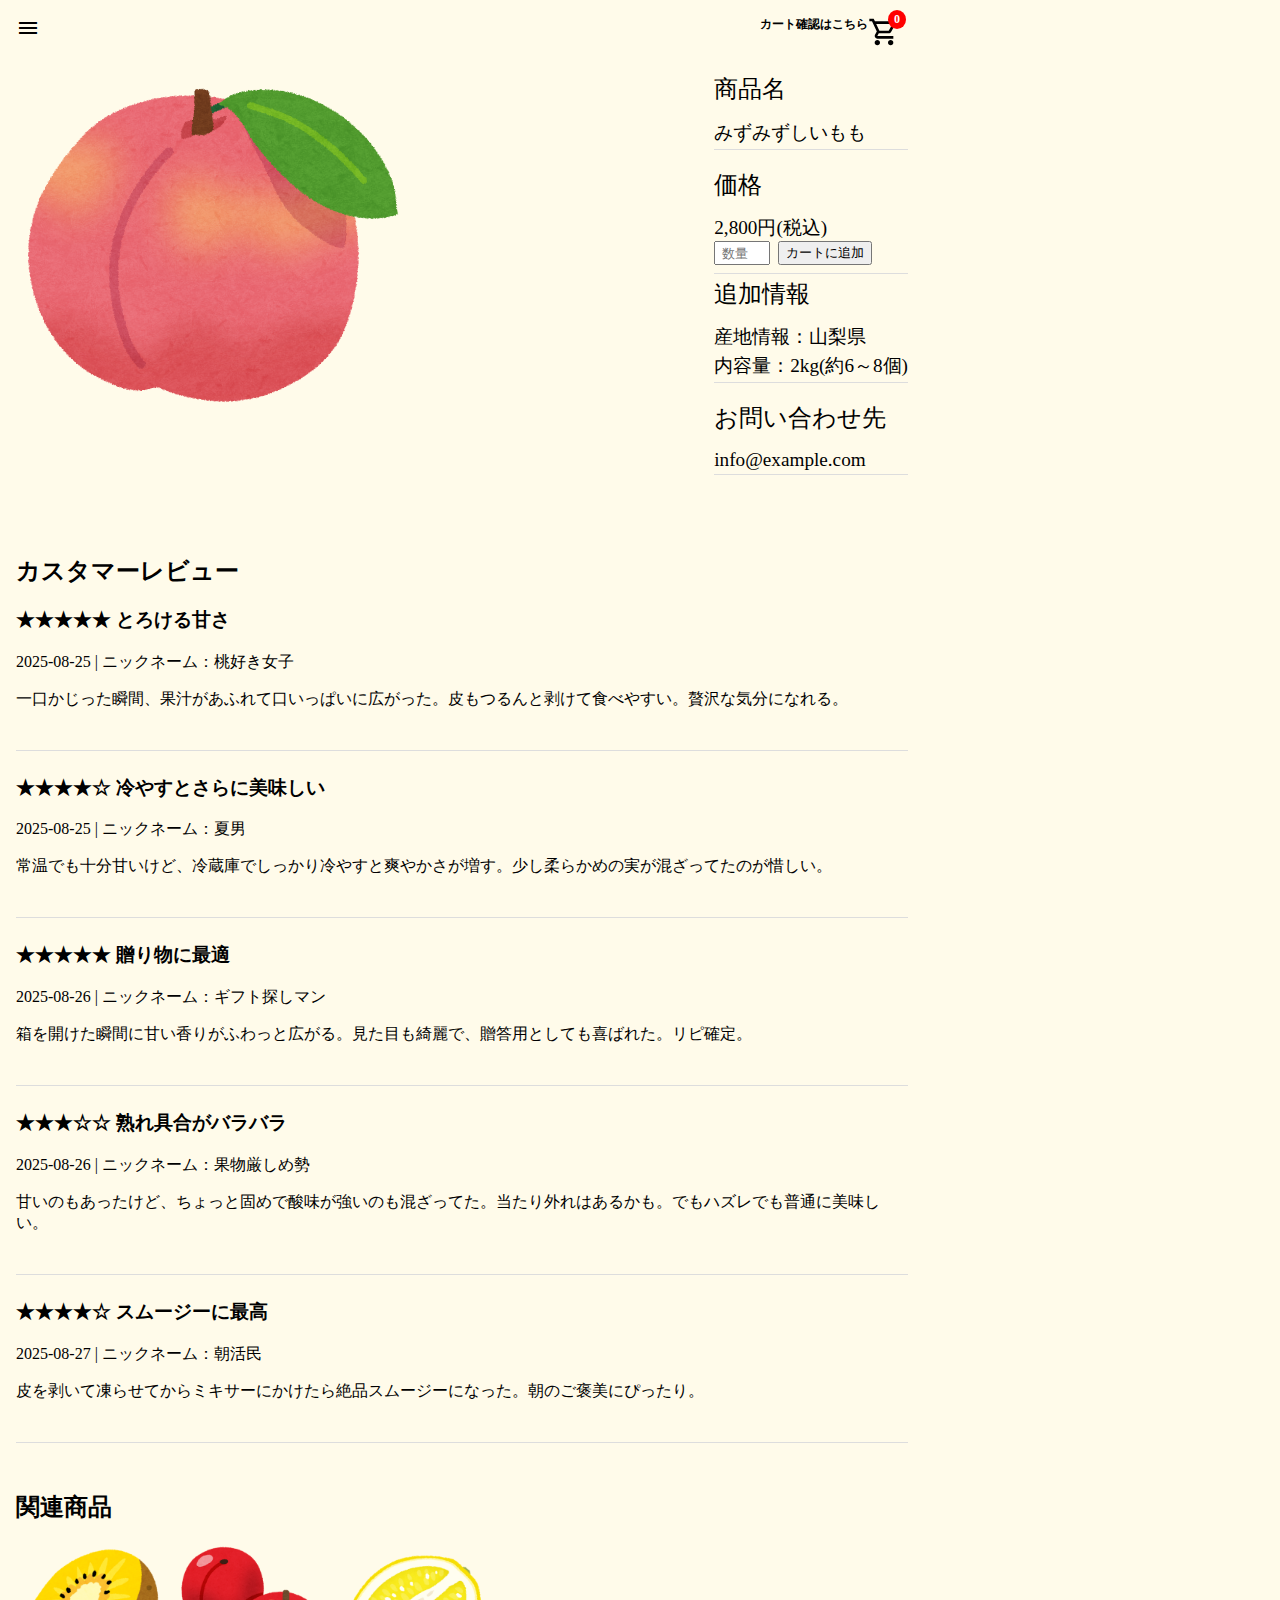
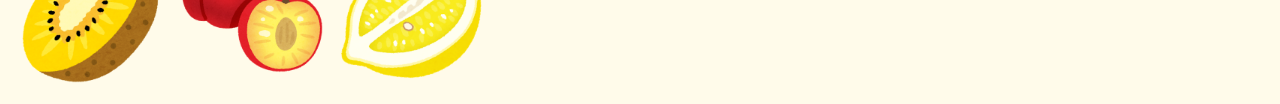
<file: peach.html>
<!DOCTYPE html>
<html lang="ja">

<head>
  <meta charset="UTF-8">
  <meta name="viewport" content="width=device-width, initial-scale=1.0">
  <title>みずみずしいもも</title>
  <link rel="stylesheet" href="css\product.css">
  <link rel="stylesheet" href="css\carticon.css">
  <link rel="stylesheet" href="css\hamburgermenu.css">
</head>

<body>
  <div class="header">
    <div>
      <link rel="stylesheet" href="https://fonts.googleapis.com/css2?family=Material+Symbols+Outlined" />

      <button id="menu-btn" class="menu-btn">
        <span class="material-symbols-outlined">menu</span>
      </button>

      <nav id="menu-panel" class="menu-panel">
        <ul>
          <li><a href="index.html">ホーム</a></li>
          <li><a href="cart-page.html">カート</a></li>
          <li><a href="contact.html">お問い合わせ</a></li>
        </ul>
      </nav>
    </div>
    <div class="cart">
      <p class="cart-confirmation">カート確認はこちら</p>
      <span id="cart-count">0</span>
      <a href="cart-page.html">
        <svg xmlns="http://www.w3.org/2000/svg" height="32px" viewBox="0 -960 960 960" width="32px" fill="#000000">
          <path
            d="M280-80q-33 0-56.5-23.5T200-160q0-33 23.5-56.5T280-240q33 0 56.5 23.5T360-160q0 33-23.5 56.5T280-80Zm400 0q-33 0-56.5-23.5T600-160q0-33 23.5-56.5T680-240q33 0 56.5 23.5T760-160q0 33-23.5 56.5T680-80ZM246-720l96 200h280l110-200H246Zm-38-80h590q23 0 35 20.5t1 41.5L692-482q-11 20-29.5 31T622-440H324l-44 80h480v80H280q-45 0-68-39.5t-2-78.5l54-98-144-304H40v-80h130l38 80Zm134 280h280-280Z" />
        </svg></a>
    </div>
  </div>
  <div class="container">
    <img src="photo\fruit_momo.png" alt="桃">

    <dl>
      <dt>商品名</dt>
      <dd>みずみずしいもも</dd>

      <dt>価格</dt>
      <dd class="extra">2,800円(税込)</dd>
      <div class="quantity-box">
        <input type="number" name="quantity" id="quantity" min="0" placeholder="数量">
        <button id="add-to-cart" data-id="peach">カートに追加</button>
      </div>
      <dt>追加情報</dt>
      <dd class="extra">産地情報：山梨県</dd>
      <dd>内容量：2kg(約6～8個)</dd>

      <dt>お問い合わせ先</dt>
      <dd>info@example.com</dd>
    </dl>
  </div>

  <!-- 全てchatGPTが考えたダミーレビュー -->
  <section class="reviews">
    <h2>カスタマーレビュー</h2>
    <article class="review">
      <header>
        <h3>★★★★★ とろける甘さ</h3>
        <p>2025-08-25 | ニックネーム：桃好き女子</p>
      </header>
      <p>一口かじった瞬間、果汁があふれて口いっぱいに広がった。皮もつるんと剥けて食べやすい。贅沢な気分になれる。</p>
    </article>

    <article class="review">
      <header>
        <h3>★★★★☆ 冷やすとさらに美味しい</h3>
        <p>2025-08-25 | ニックネーム：夏男</p>
      </header>
      <p>常温でも十分甘いけど、冷蔵庫でしっかり冷やすと爽やかさが増す。少し柔らかめの実が混ざってたのが惜しい。</p>
    </article>

    <article class="review">
      <header>
        <h3>★★★★★ 贈り物に最適</h3>
        <p>2025-08-26 | ニックネーム：ギフト探しマン</p>
      </header>
      <p>箱を開けた瞬間に甘い香りがふわっと広がる。見た目も綺麗で、贈答用としても喜ばれた。リピ確定。</p>
    </article>

    <article class="review">
      <header>
        <h3>★★★☆☆ 熟れ具合がバラバラ</h3>
        <p>2025-08-26 | ニックネーム：果物厳しめ勢</p>
      </header>
      <p>甘いのもあったけど、ちょっと固めで酸味が強いのも混ざってた。当たり外れはあるかも。でもハズレでも普通に美味しい。</p>
    </article>

    <article class="review">
      <header>
        <h3>★★★★☆ スムージーに最高</h3>
        <p>2025-08-27 | ニックネーム：朝活民</p>
      </header>
      <p>皮を剥いて凍らせてからミキサーにかけたら絶品スムージーになった。朝のご褒美にぴったり。</p>
    </article>
  </section>


  <!-- ダミー -->
  <h2>関連商品</h2>
  <ul class="related-products">
    <li> <img src="photo\fruit_kiwi_yellow.png" alt="キウイフルーツ">
    </li>
    <li> <img src="photo\fruit_sumomo.png" alt="すもも">
    </li>
    <li> <img src="photo\fruit_lemon_tategiri.png" alt="レモン">
    </li>
  </ul>
  <script src="js\main.js"></script>
  <script src="js\hamburgermenu.js"></script>
</body>

</html>
</file>
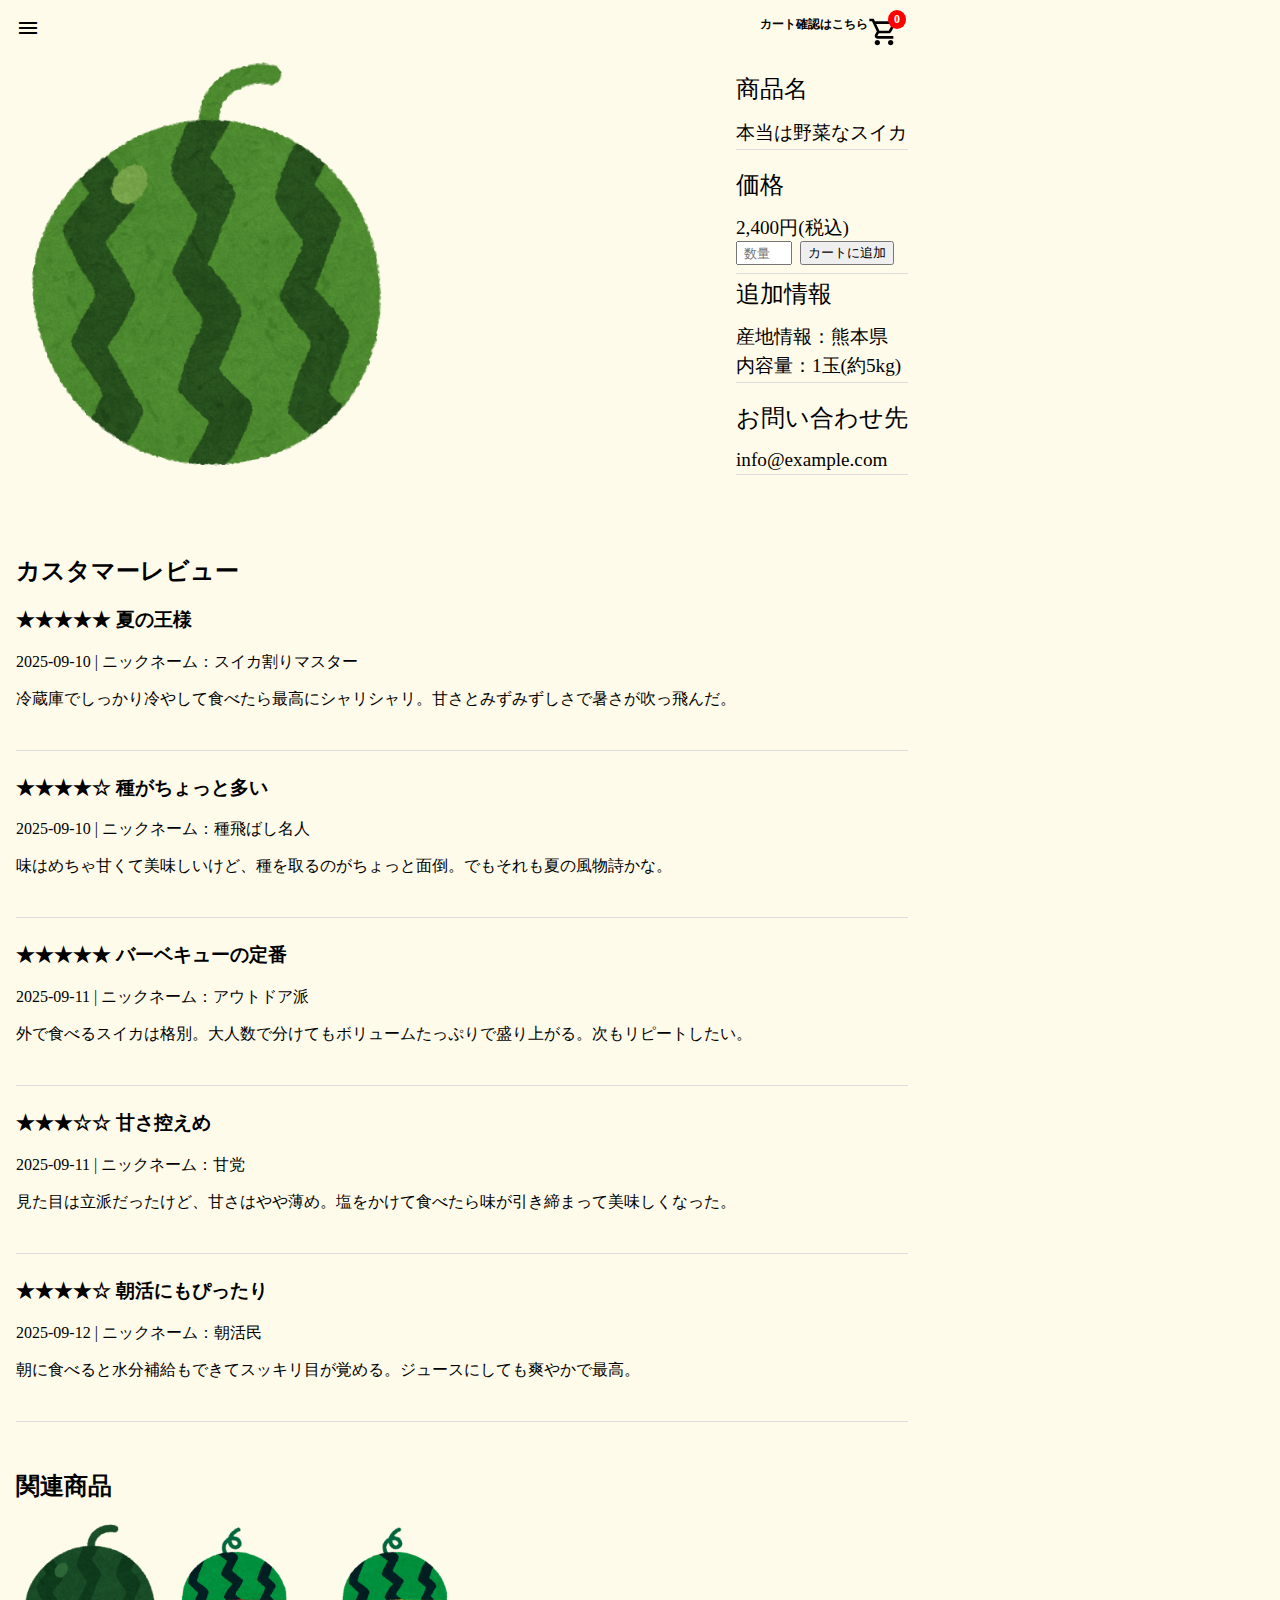
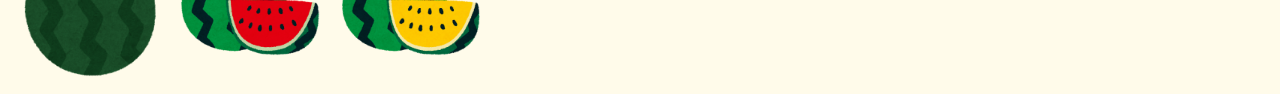
<file: suika.html>
<!DOCTYPE html>
<html lang="ja">

<head>
  <meta charset="UTF-8">
  <meta name="viewport" content="width=device-width, initial-scale=1.0">
  <title>本当は野菜なスイカ</title>
  <link rel="stylesheet" href="css\product.css">
  <link rel="stylesheet" href="css\carticon.css">
  <link rel="stylesheet" href="css\hamburgermenu.css">
</head>

<body>
  <div class="header">
    <div>
      <link rel="stylesheet" href="https://fonts.googleapis.com/css2?family=Material+Symbols+Outlined" />

      <button id="menu-btn" class="menu-btn">
        <span class="material-symbols-outlined">menu</span>
      </button>

      <nav id="menu-panel" class="menu-panel">
        <ul>
          <li><a href="index.html">ホーム</a></li>
          <li><a href="cart-page.html">カート</a></li>
          <li><a href="contact.html">お問い合わせ</a></li>
        </ul>
      </nav>
    </div>
    <div class="cart">
      <p class="cart-confirmation">カート確認はこちら</p>
      <span id="cart-count">0</span>
      <a href="cart-page.html">
        <svg xmlns="http://www.w3.org/2000/svg" height="32px" viewBox="0 -960 960 960" width="32px" fill="#000000">
          <path
            d="M280-80q-33 0-56.5-23.5T200-160q0-33 23.5-56.5T280-240q33 0 56.5 23.5T360-160q0 33-23.5 56.5T280-80Zm400 0q-33 0-56.5-23.5T600-160q0-33 23.5-56.5T680-240q33 0 56.5 23.5T760-160q0 33-23.5 56.5T680-80ZM246-720l96 200h280l110-200H246Zm-38-80h590q23 0 35 20.5t1 41.5L692-482q-11 20-29.5 31T622-440H324l-44 80h480v80H280q-45 0-68-39.5t-2-78.5l54-98-144-304H40v-80h130l38 80Zm134 280h280-280Z" />
        </svg></a>
    </div>
  </div>

  <div class="container">
    <img src="photo\fruit_suika_kodama.png" alt="スイカ">

    <dl>
      <dt>商品名</dt>
      <dd>本当は野菜なスイカ</dd>

      <dt>価格</dt>
      <dd class="extra">2,400円(税込)</dd>
      <div class="quantity-box">
        <input type="number" name="quantity" id="quantity" min="0" placeholder="数量">
        <button id="add-to-cart" data-id="watermelon">カートに追加</button>
      </div>
      <dt>追加情報</dt>
      <dd class="extra">産地情報：熊本県</dd>
      <dd>内容量：1玉(約5kg)</dd>

      <dt>お問い合わせ先</dt>
      <dd>info@example.com</dd>
    </dl>
  </div>

  <!-- 全てchatGPTが考えたダミーレビュー -->
  <section class="reviews">
    <h2>カスタマーレビュー</h2>
    <article class="review">
      <header>
        <h3>★★★★★ 夏の王様</h3>
        <p>2025-09-10 | ニックネーム：スイカ割りマスター</p>
      </header>
      <p>冷蔵庫でしっかり冷やして食べたら最高にシャリシャリ。甘さとみずみずしさで暑さが吹っ飛んだ。</p>
    </article>

    <article class="review">
      <header>
        <h3>★★★★☆ 種がちょっと多い</h3>
        <p>2025-09-10 | ニックネーム：種飛ばし名人</p>
      </header>
      <p>味はめちゃ甘くて美味しいけど、種を取るのがちょっと面倒。でもそれも夏の風物詩かな。</p>
    </article>

    <article class="review">
      <header>
        <h3>★★★★★ バーベキューの定番</h3>
        <p>2025-09-11 | ニックネーム：アウトドア派</p>
      </header>
      <p>外で食べるスイカは格別。大人数で分けてもボリュームたっぷりで盛り上がる。次もリピートしたい。</p>
    </article>

    <article class="review">
      <header>
        <h3>★★★☆☆ 甘さ控えめ</h3>
        <p>2025-09-11 | ニックネーム：甘党</p>
      </header>
      <p>見た目は立派だったけど、甘さはやや薄め。塩をかけて食べたら味が引き締まって美味しくなった。</p>
    </article>

    <article class="review">
      <header>
        <h3>★★★★☆ 朝活にもぴったり</h3>
        <p>2025-09-12 | ニックネーム：朝活民</p>
      </header>
      <p>朝に食べると水分補給もできてスッキリ目が覚める。ジュースにしても爽やかで最高。</p>
    </article>
  </section>


  <!-- ダミー -->
  <h2>関連商品</h2>
  <ul class="related-products">
    <li> <img src="photo\fruit_suika_kurodama.png" alt="黒いすいか">
    </li>
    <li> <img src="photo\fruit_suika_red.png" alt="赤いすいか">
    </li>
    <li> <img src="photo\fruit_suika_yellow.png" alt="黄色いすいか">
    </li>
  </ul>
  <script src="js\main.js"></script>
  <script src="js\hamburgermenu.js"></script>
</body>

</html>
</file>
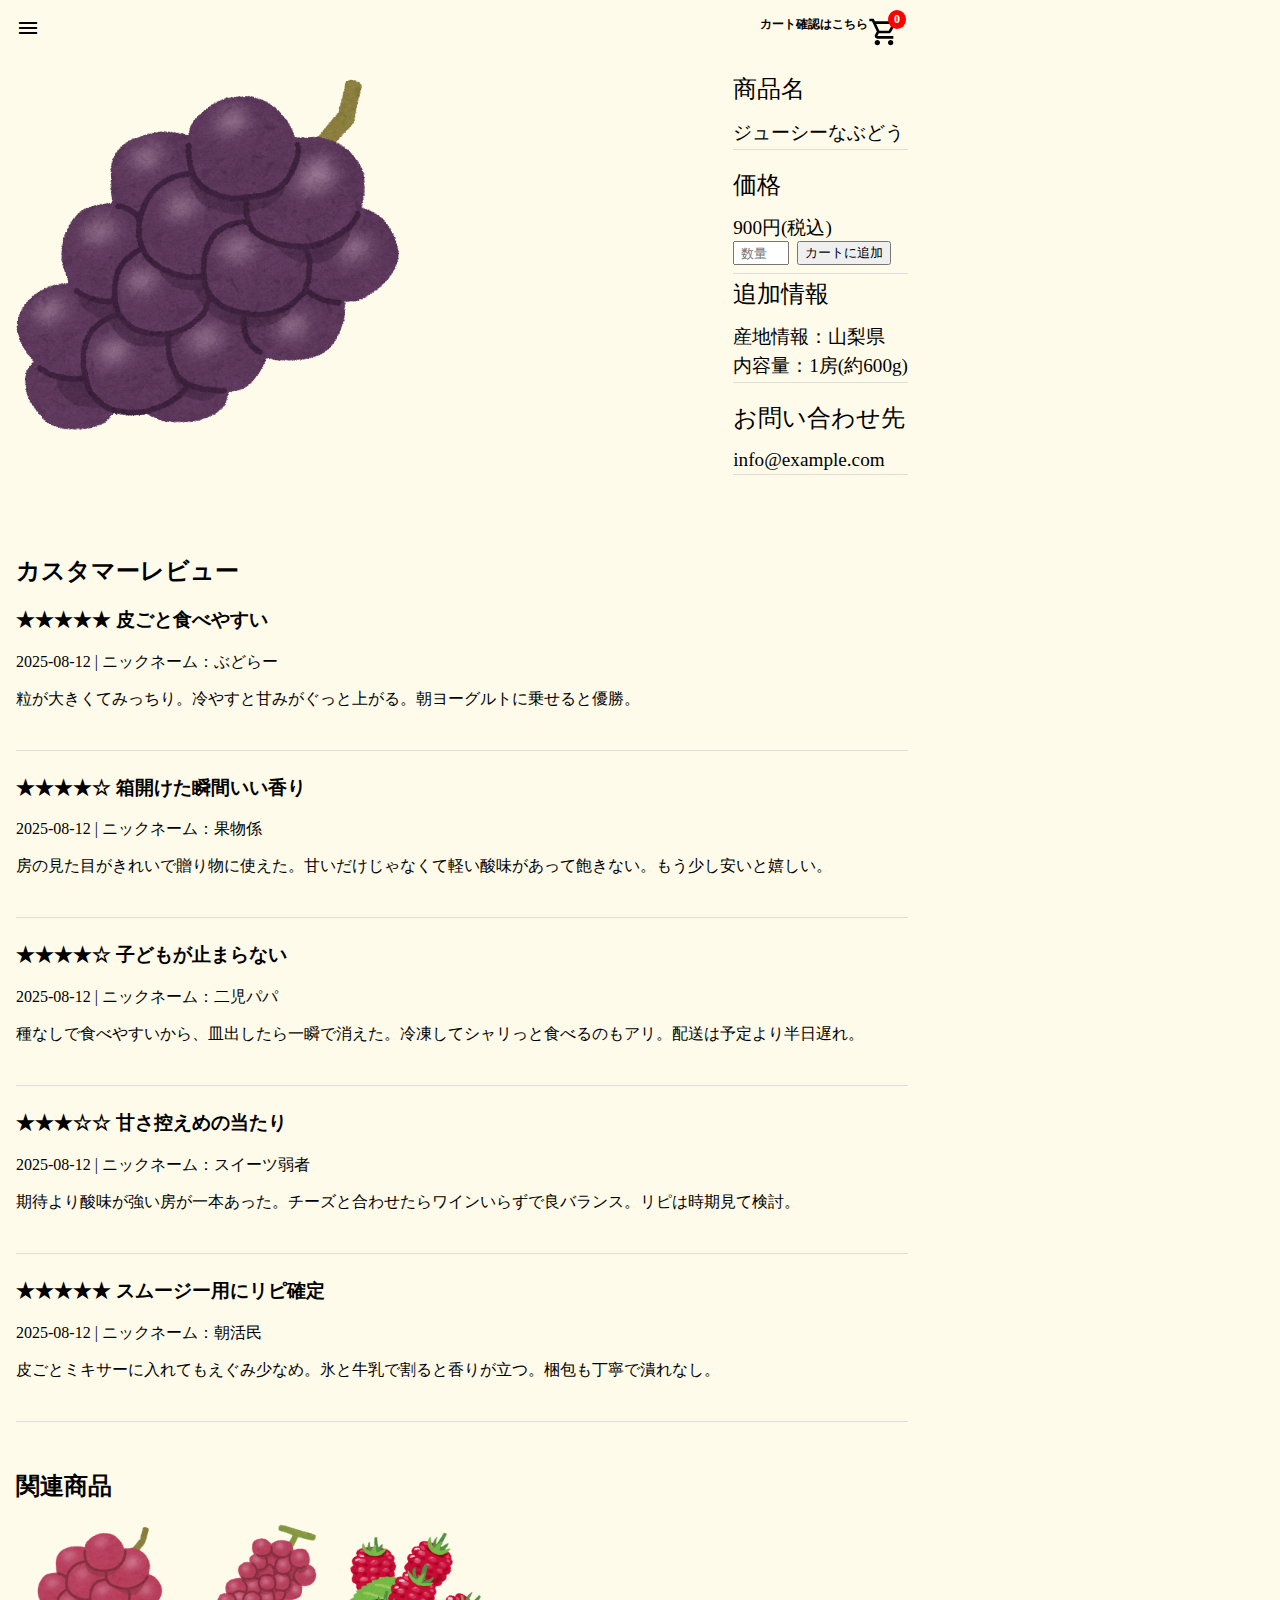
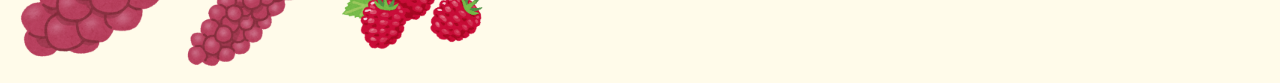
<file: ポートフォリオ/grape.html>
<!DOCTYPE html>
<html lang="ja">

<head>
  <meta charset="UTF-8">
  <meta name="viewport" content="width=device-width, initial-scale=1.0">
  <title>ジューシーなぶどう</title>
  <link rel="stylesheet" href="css\product.css">
  <link rel="stylesheet" href="css\carticon.css">
  <link rel="stylesheet" href="css\hamburgermenu.css">
</head>

<body>
  <div class="header">
    <div>
      <link rel="stylesheet" href="https://fonts.googleapis.com/css2?family=Material+Symbols+Outlined" />

      <button id="menu-btn" class="menu-btn">
        <span class="material-symbols-outlined">menu</span>
      </button>

      <nav id="menu-panel" class="menu-panel">
        <ul>
          <li><a href="index.html">ホーム</a></li>
          <li><a href="cart-page.html">カート</a></li>
          <li><a href="contact.html">お問い合わせ</a></li>
        </ul>
      </nav>
    </div>
    <div class="cart">
      <p class="cart-confirmation">カート確認はこちら</p>
      <span id="cart-count">0</span>
      <a href="cart-page.html">
        <svg xmlns="http://www.w3.org/2000/svg" height="32px" viewBox="0 -960 960 960" width="32px" fill="#000000">
          <path
            d="M280-80q-33 0-56.5-23.5T200-160q0-33 23.5-56.5T280-240q33 0 56.5 23.5T360-160q0 33-23.5 56.5T280-80Zm400 0q-33 0-56.5-23.5T600-160q0-33 23.5-56.5T680-240q33 0 56.5 23.5T760-160q0 33-23.5 56.5T680-80ZM246-720l96 200h280l110-200H246Zm-38-80h590q23 0 35 20.5t1 41.5L692-482q-11 20-29.5 31T622-440H324l-44 80h480v80H280q-45 0-68-39.5t-2-78.5l54-98-144-304H40v-80h130l38 80Zm134 280h280-280Z" />
        </svg></a>
    </div>
  </div>

  <div class="container">
    <img src="photo\fruit_budou_kyohou.png" alt="ぶどう">

    <dl>
      <dt>商品名</dt>
      <dd>ジューシーなぶどう</dd>

      <dt>価格</dt>
      <dd class="extra">900円(税込)</dd>
      <div class="quantity-box">
        <input type="number" name="quantity" id="quantity" min="0" placeholder="数量">
        <button id="add-to-cart" data-id="grape">カートに追加</button>
      </div>
      <dt>追加情報</dt>
      <dd class="extra">産地情報：山梨県</dd>
      <dd>内容量：1房(約600g)</dd>

      <dt>お問い合わせ先</dt>
      <dd>info@example.com</dd>
    </dl>
  </div>

  <!-- 全てchatGPTが考えたダミーレビュー -->
  <section class="reviews">
    <h2>カスタマーレビュー</h2>
    <article class="review">
      <header>
        <h3>★★★★★ 皮ごと食べやすい</h3>
        <p>2025-08-12 | ニックネーム：ぶどらー</p>
      </header>
      <p>粒が大きくてみっちり。冷やすと甘みがぐっと上がる。朝ヨーグルトに乗せると優勝。</p>
    </article>

    <article class="review">
      <header>
        <h3>★★★★☆ 箱開けた瞬間いい香り</h3>
        <p>2025-08-12 | ニックネーム：果物係</p>
      </header>
      <p>房の見た目がきれいで贈り物に使えた。甘いだけじゃなくて軽い酸味があって飽きない。もう少し安いと嬉しい。</p>
    </article>

    <article class="review">
      <header>
        <h3>★★★★☆ 子どもが止まらない</h3>
        <p>2025-08-12 | ニックネーム：二児パパ</p>
      </header>
      <p>種なしで食べやすいから、皿出したら一瞬で消えた。冷凍してシャリっと食べるのもアリ。配送は予定より半日遅れ。</p>
    </article>

    <article class="review">
      <header>
        <h3>★★★☆☆ 甘さ控えめの当たり</h3>
        <p>2025-08-12 | ニックネーム：スイーツ弱者</p>
      </header>
      <p>期待より酸味が強い房が一本あった。チーズと合わせたらワインいらずで良バランス。リピは時期見て検討。</p>
    </article>

    <article class="review">
      <header>
        <h3>★★★★★ スムージー用にリピ確定</h3>
        <p>2025-08-12 | ニックネーム：朝活民</p>
      </header>
      <p>皮ごとミキサーに入れてもえぐみ少なめ。氷と牛乳で割ると香りが立つ。梱包も丁寧で潰れなし。</p>
    </article>
  </section>


  <!-- ダミー -->
  <h2>関連商品</h2>
  <ul class="related-products">
    <li> <img src="photo\fruit_grape_gorby.png" alt="グレープ">
    </li>
    <li> <img src="photo\fruit_grape_kousyu.png" alt="小粒ぶどう">
    </li>
    <li> <img src="photo\fruit_raspberry_heta.png" alt="ベリー">
    </li>
  </ul>
  <script type="module" src="js\main.js"></script>
  <script src="js\hamburgermenu.js"></script>
</body>

</html>
</file>
